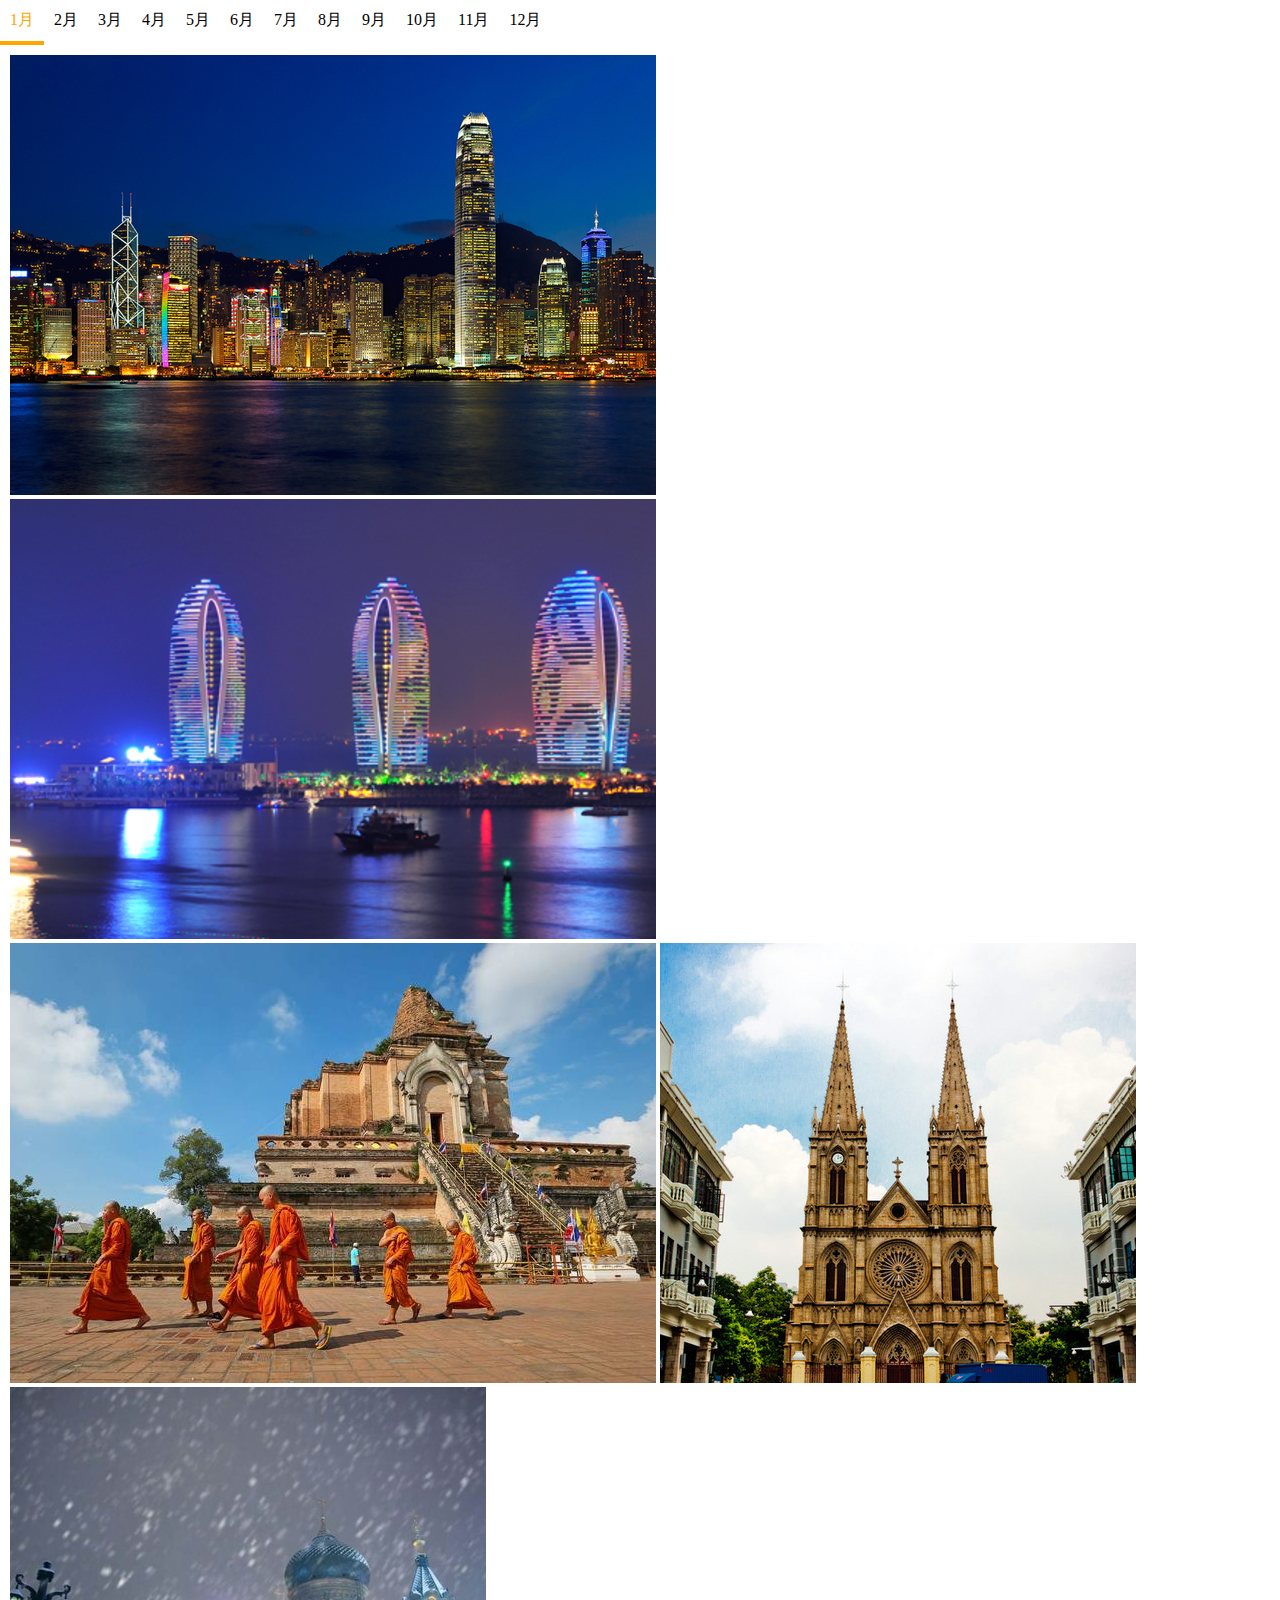
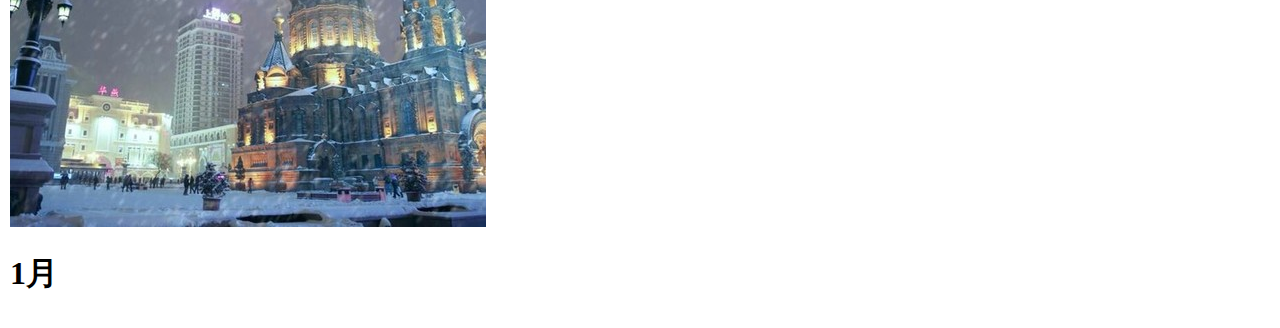
<file: destination.html>
<!DOCTYPE html>
<html lang="en">
<head>
  <meta charset="UTF-8">
  <title>目的地</title>
  <link rel="stylesheet" href="style.css">
</head>
<body>

<div class="wrapper">
  <div class="r-navbar">
    <ul>
      <li>1月</li>
      <li>2月</li>
      <li>3月</li>
      <li>4月</li>
      <li>5月</li>
      <li>6月</li>
      <li>7月</li>
      <li>8月</li>
      <li>9月</li>
      <li>10月</li>
      <li>11月</li>
      <li>12月</li>
    </ul>
  </div>
  <div class="r-contents">
    <ul>
      <li class="active">

        <img src="image/destination-1-1.jpg" >
        <img src="image/destination-1-2.jpg" >
        <img src="image/destination-1-3.jpeg" >
        <img src="image/destination-1-4.jpeg" >
        <img src="image/destination-1-5.jpeg" >

          <h1>1月</h1>

      </li>
      <li>
        <img src="image/destination-2-1.png" >
        <img src="image/destination-2-2.jpeg" >
        <img src="image/destination-2-3.jpeg" >
        <img src="image/destination-2-4.jpeg" >
        <img src="image/destination-2-5.jpeg" >
        <h1>2月</h1>
      </li>
      <li>
        <img src="image/destination-3-1.jpeg" >
        <img src="image/destination-3-2.jpeg" >
        <img src="image/destination-3-3.jpeg" >
        <img src="image/destination-3-4.jpeg" >
        <img src="image/destination-3-5.jpeg" >
        <h1>3月</h1>
      </li>
      <li>
        <h1>4月</h1>
      </li>
      <li>
        <h1>5月</h1>
      </li>
      <li>
        <h1>6月</h1>
      </li>
      <li>
        <h1>7月</h1>
      </li>
      <li>
        <h1>8月</h1>
      </li>
      <li>
        <h1>9月</h1>
      </li>
      <li>
        <h1>10月</h1>
      </li>
      <li>
        <h1>11月</h1>
      </li>
      <li>
        <h1>12月</h1>
      </li>
    </ul>
  </div>
</div>

<script>
  var a = document.querySelectorAll('.r-navbar li')
  var b = document.querySelectorAll('.r-contents li')

  //  for (var i = 0; i < a.length; i++) {
  //    (function (x) {
  //      var listener = function () {
  //        console.log(x)
  //        // 1.先隐藏其他已经显示的内容
  //        for(var j = 0; j < b.length; j++){
  //        if(x !== j ){
  //        b[j].style.display="none"
  //        }
  //      }
  //        // 2.显示当前的内容
  //         b[x].style.display="block"
  //
  //      }
  //      a[x].addEventListener('click', listener)
  //    })(i)
  //
  //  }
  //  清除全部的class
  //  显示点击的class


  function remove() {
    for (var i = 0; i < b.length; i++) {
      b[i].classList.remove('active')
//    js 删除类
      console.log(i)
    }

  }

  for (var i = 0; i < b.length; i++) {
    let c = i

    a[i].addEventListener('mouseenter', function () {
  remove()
  b[c].classList.add('active')

  })

  }


</script>


<!-- 对于兼容式的使用 对于切换时效果加深-->
</body>
</html>
</file>
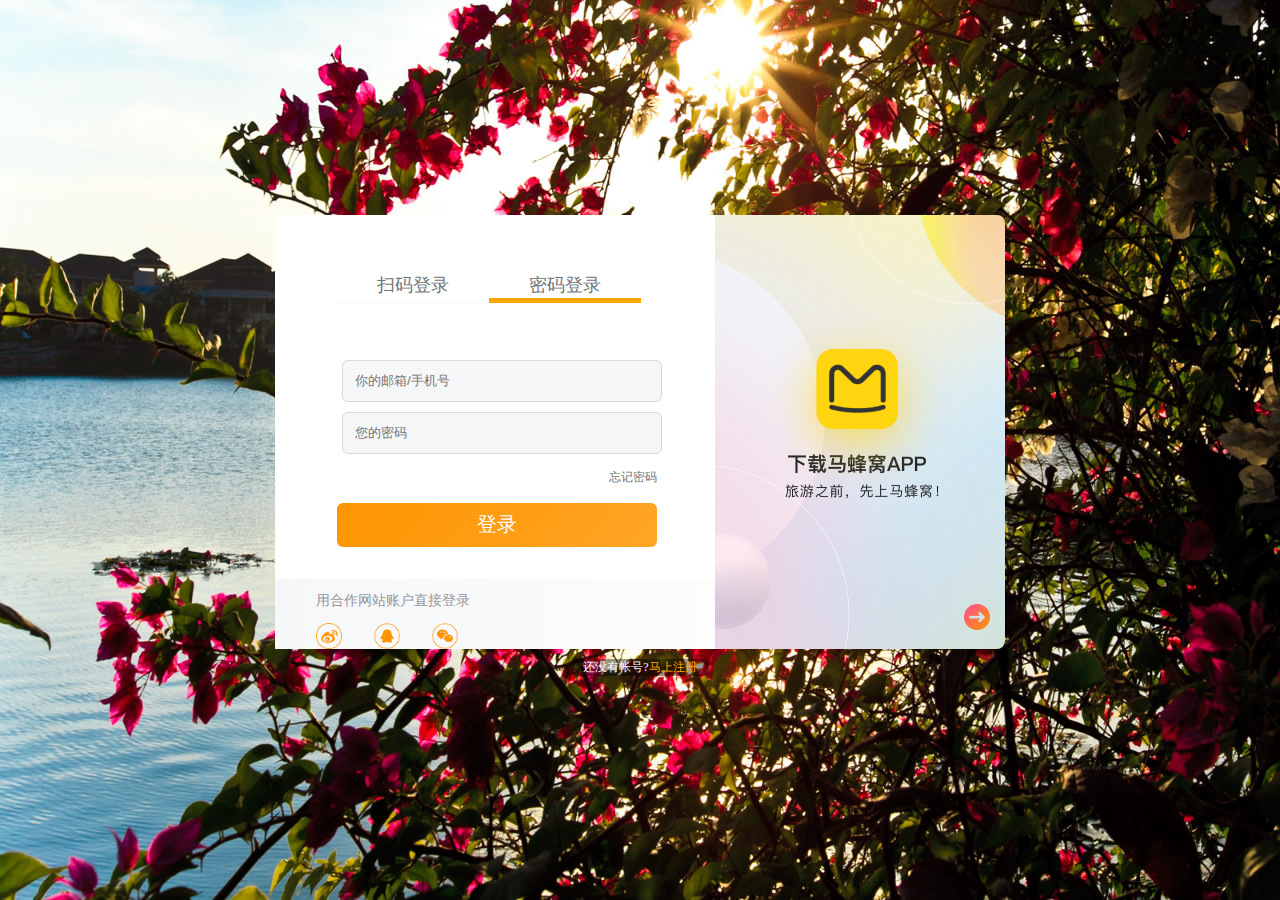
<file: login.html>
<!DOCTYPE html>
<html lang="en">
<head>
  <meta charset="UTF-8">
  <title>login</title>
  <link rel="stylesheet" href="style.css">
</head>
<body>
<div class="wrapper-v2">
  <div class="cotainer-v2">

    <div class="login-box">

      <div class="acount-v2-left">
        <div class="account_v2_tabs">
          <p class="account_v2_tab _j_account_tab">扫码登录</p>
          <p class="account_v2_tab _j_account_tab title-active">密码登录</p>
        </div>

        <div class="account_v2_form">
          <div class="qrcode_wrap v2_form-slipt">
            <p class="qrcode_tip">打开<a class="qrcode_tip_high" href="#"
                                       target="_blank">马蜂窝APP</a>-V9.3.38及以上版本扫描二维码，<br>免输入，更快更安全。</p>
            <div class="qrcode_photo">
              <div class="qrcode_photo_img"></div>
            </div>
          </div>
          <div class="account_v2_input v2_form-slipt input-active">
            <input class="account_v2_input-1" type="tel" placeholder="你的邮箱/手机号">
            <input class="account_v2_input-2" type="password" placeholder="您的密码">
            <div class="v2_input-tag">忘记密码</div>
            <div class="v2_input-in">登录</div>
          </div>
        </div>


        <div class="connect">
          <p class="hd">用合作网站账户直接登录</p>
          <div class="bd">
            <a href="#" class="weibo"></a>
            <a href="#" class="qq"></a>
            <a href="#" class="weixin"></a>
          </div>
        </div>

      </div>
      <div class="acount-v2-right"></div>
    </div>
    <div class="bottom-link">
      还没有帐号?<a href="#" class="_j_go_register">马上注册</a>
    </div>

  </div>

  <!--<div class="photoby">&lt;&nbsp;<a href="#" target="_blank">帶上婚紗，夏日環遊南歐「德/..</a>-->
  <!--&nbsp;&gt;&nbsp;by&nbsp;-->
  <!--<a href="#" target="_blank">WESAINT</a>-->
  <!--</div>-->

</div>

<script>
  var a = document.querySelectorAll('.account_v2_tabs p')
  var b = document.getElementsByClassName('v2_form-slipt')

  function remove() {
    for (var i = 0; i < b.length; i++) {
      b[i].classList.remove('input-active')
      a[i].classList.remove('title-active')
//    js 删除类
      console.log(i)
    }

  }

  for (var i = 0; i < b.length; i++) {
    let c = i

    a[i].addEventListener('click', function () {
      remove()
      b[c].classList.add('input-active')
      a[c].classList.add('title-active')

    })

  }

</script>
<script>

  var login = document.querySelector('.v2_input-in')
  login.addEventListener('click', function () {


//     获取到name 和密码
    var name = document.querySelector('.account_v2_input-1').value
    var pwd = document.querySelector('.account_v2_input-2').value

    login_in(name,pwd, function (x, y) {
      if (x){
        window.alert('登录成功！')
        window.location.href = 'index.html'
      } else{
        window.alert(y)
      }

    })


  })

</script>

<script>


  // 判断账号密码
  function login_in(name, pwd, cb){
    var xmlhttp = new XMLHttpRequest()

//
    xmlhttp.onreadystatechange = function () {
      if (xmlhttp.readyState == 4) {
        if (xmlhttp.status == 200) { // 常见的status:200/ 404:/304:从浏览器缓存中获得数据/302：临时转移/301：永久（定向）转移
          // （ ）/500：未知服务器错误/502 作为网关或者代理工作的服务器尝试执行请求时，从上游服务器接收到无效的响应。
          // 504：作为网关或者代理工作的服务器尝试执行请求时，未能及时从上游服务器（URI标识出的服务器，例如HTTP、FTP、LDAP）
          // 或者辅助服务器（例如DNS）收到响应。　  以3为开头的一般也是成功；以5

          cb(true)

//          window.alert('登录成功！')
//          window.location.href = 'index.html'
//          document.getElementById('myDiv').innerHTML = xmlhttp.responseText
        } else {

//          默认返回 对象字符串 ，通过JSON.parse转换成 对象 /反之则用stringfy（）
          var responseObj = JSON.parse(xmlhttp.responseText)
//          window.alert(responseObj.msg)
          console.log(JSON.parse(xmlhttp.responseText), xmlhttp)
          cb(false, responseObj.msg)
        }
      }
    }
//    第二步，与服务器建立链接
    xmlhttp.open('POST', 'https://uc.test.zhuzi.me/api/v1/manager/login', true)


//    （非必须）修改请求头的内容格式
    xmlhttp.setRequestHeader('Content-type', 'application/json')

    var data = {
      name: name,
      pwd: pwd
    }
//    第三步 发送数据
    xmlhttp.send(JSON.stringify(data))
  }

</script>


</body>
</html>
</file>
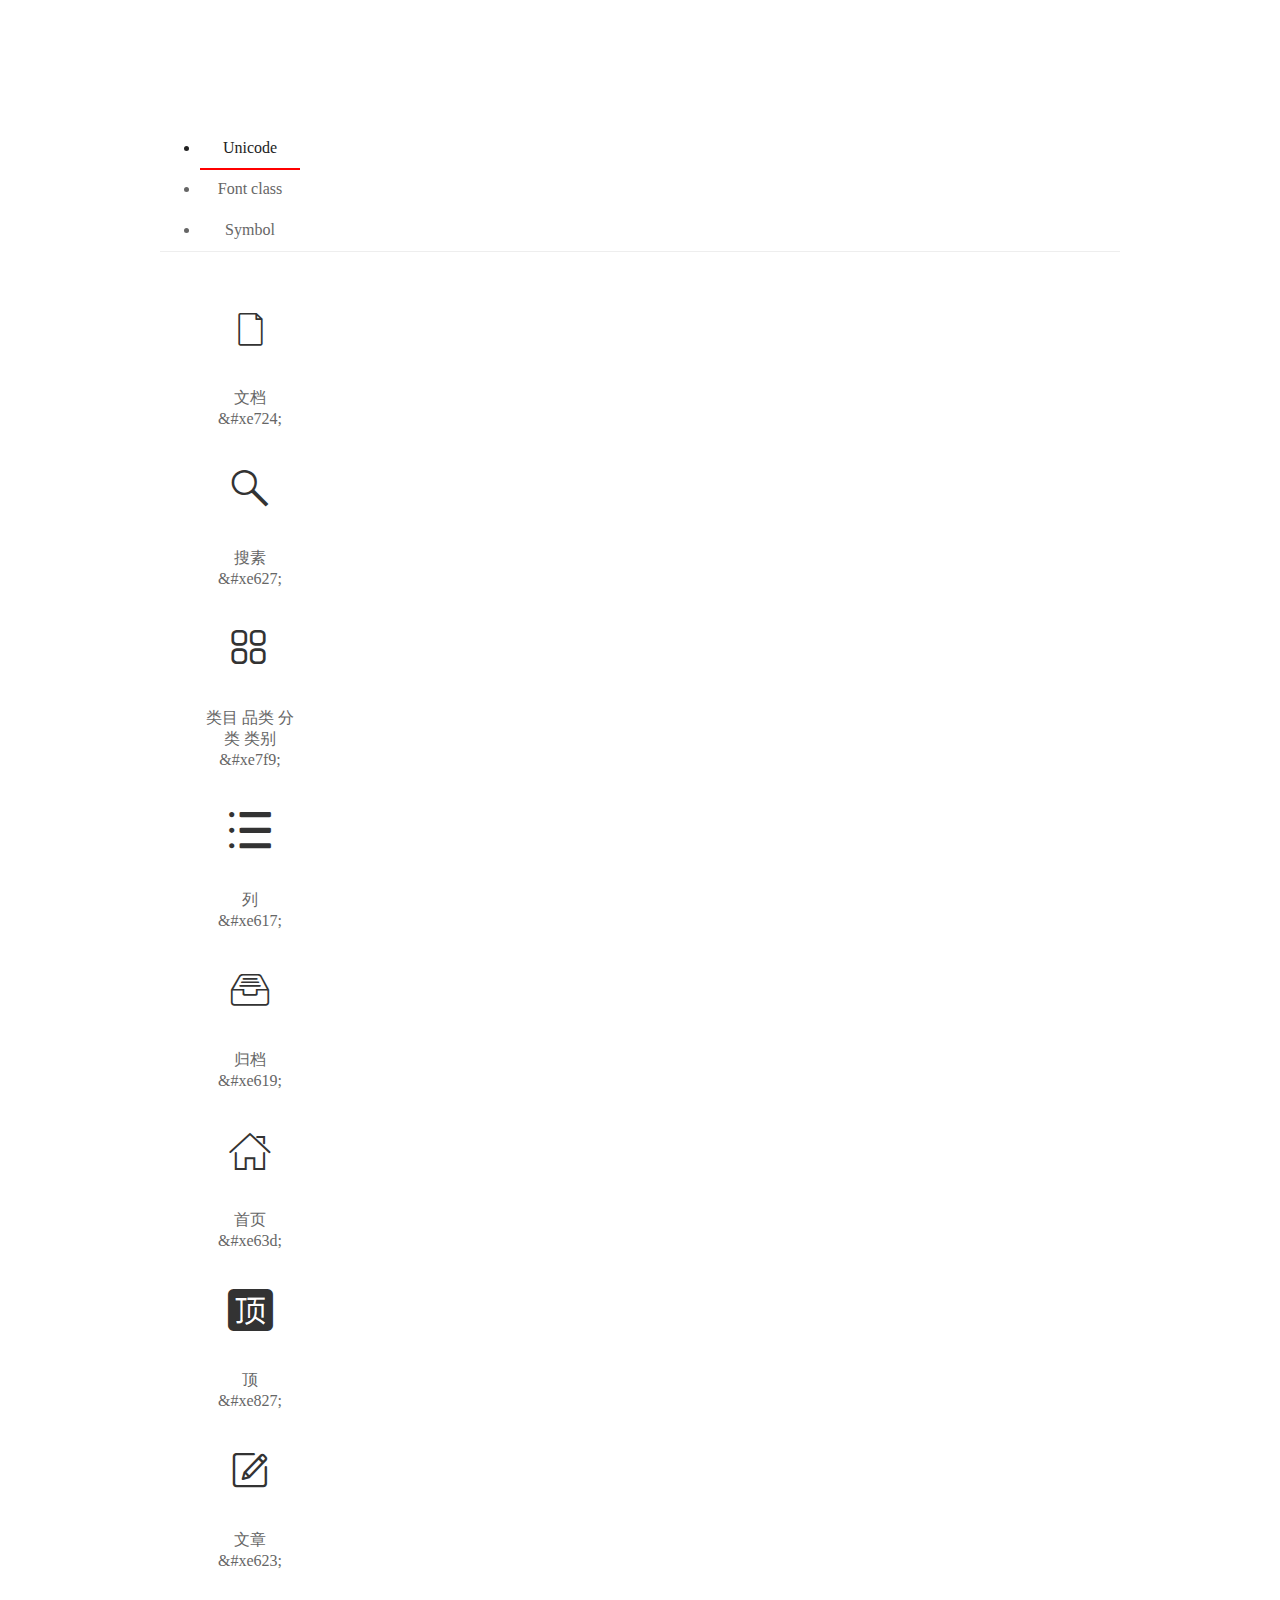
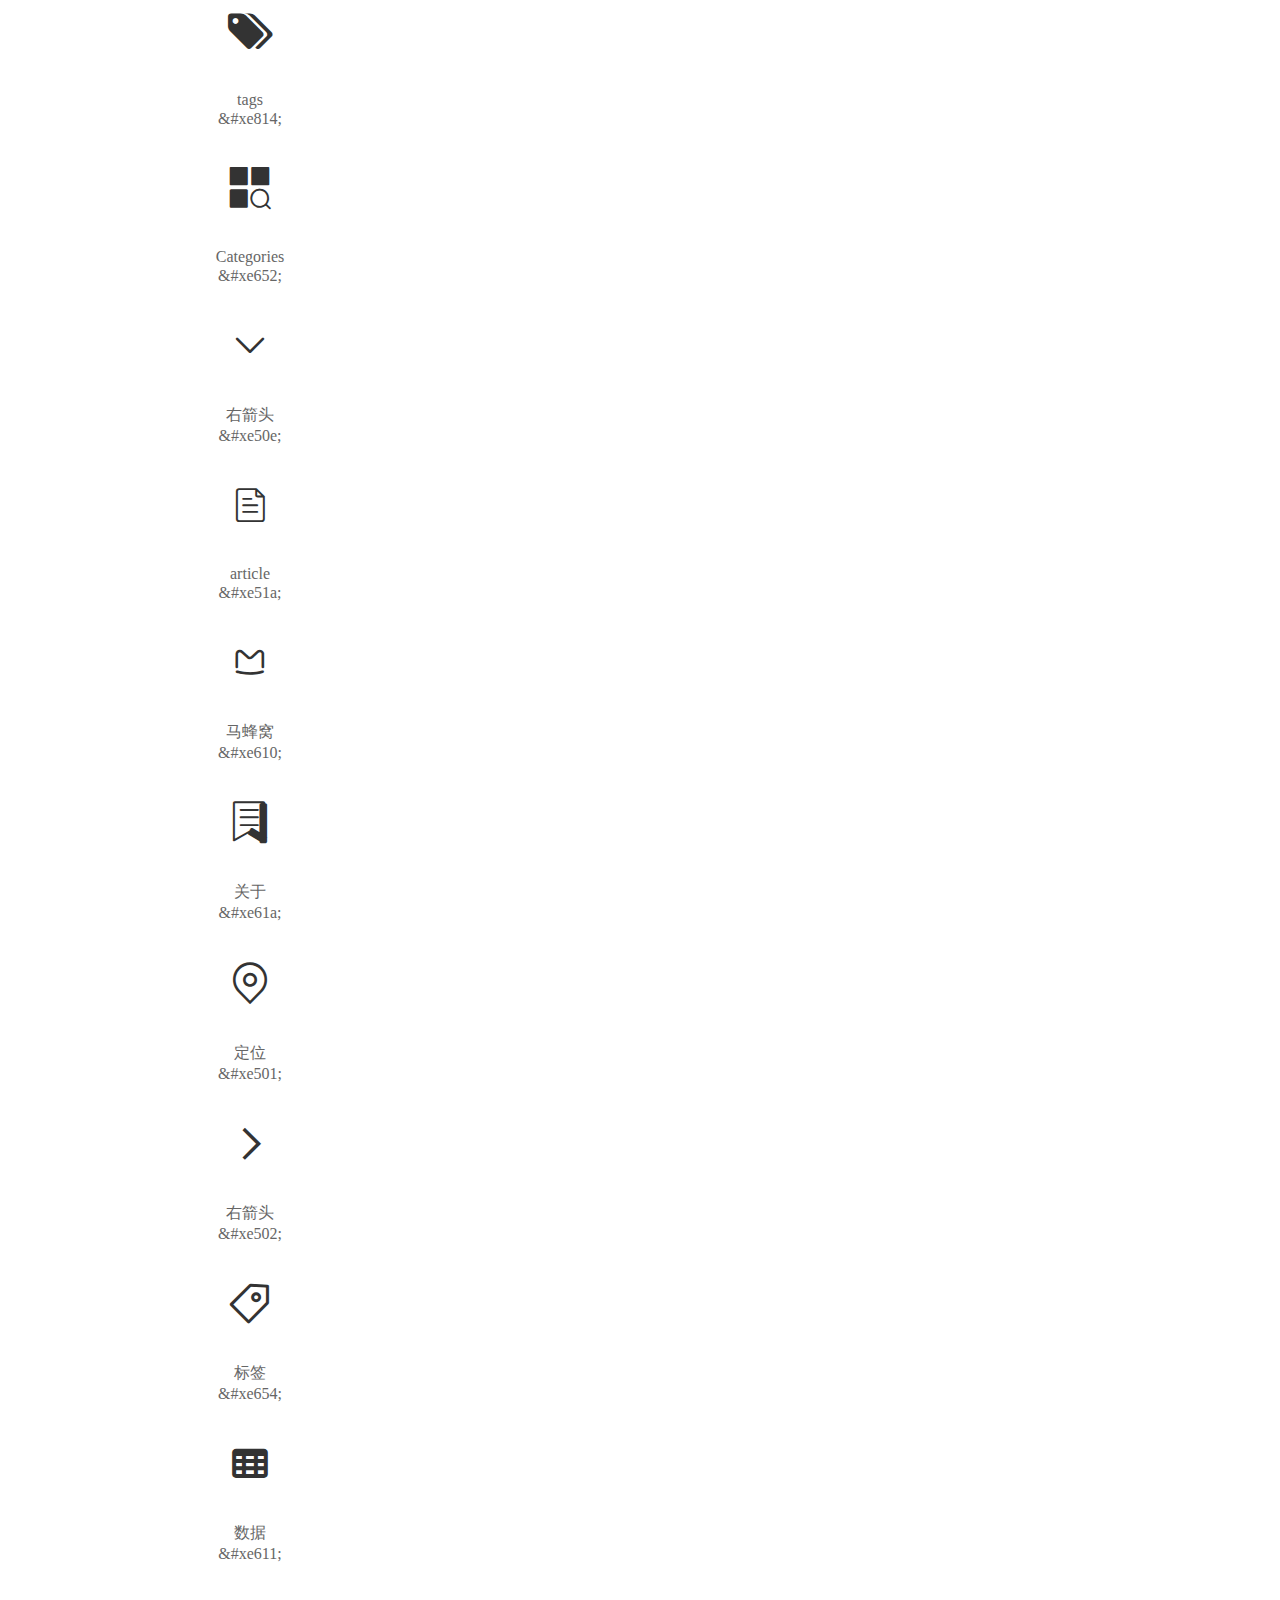
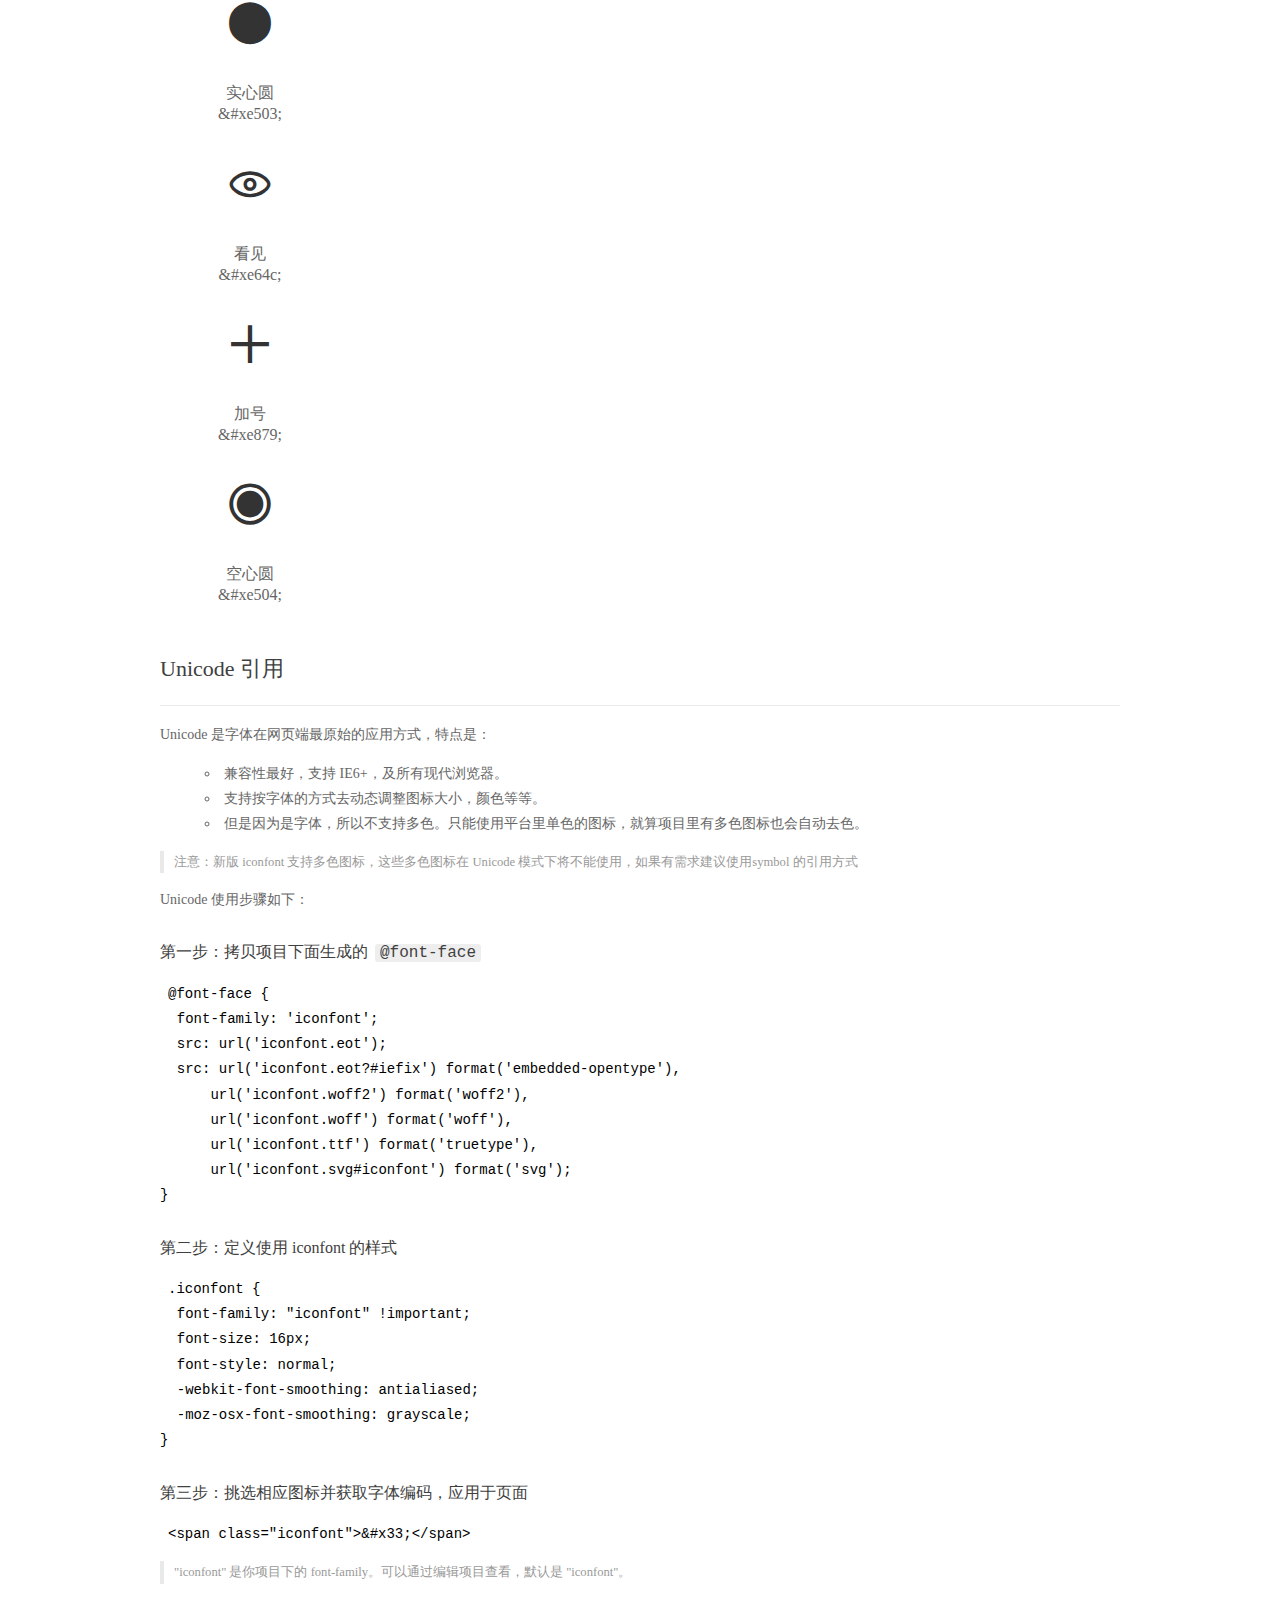
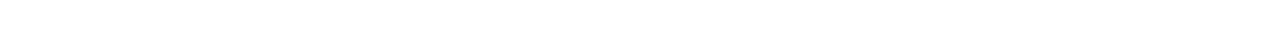
<file: font_2he0t22h1tl/demo_index.html>
<!DOCTYPE html>
<html>
<head>
  <meta charset="utf-8"/>
  <title>IconFont Demo</title>
  <link rel="shortcut icon" href="https://img.alicdn.com/tps/i4/TB1_oz6GVXXXXaFXpXXJDFnIXXX-64-64.ico" type="image/x-icon"/>
  <link rel="stylesheet" href="https://g.alicdn.com/thx/cube/1.3.2/cube.min.css">
  <link rel="stylesheet" href="demo.css">
  <link rel="stylesheet" href="iconfont.css">
  <script src="iconfont.js"></script>
  <!-- jQuery -->
  <script src="https://a1.alicdn.com/oss/uploads/2018/12/26/7bfddb60-08e8-11e9-9b04-53e73bb6408b.js"></script>
  <!-- 代码高亮 -->
  <script src="https://a1.alicdn.com/oss/uploads/2018/12/26/a3f714d0-08e6-11e9-8a15-ebf944d7534c.js"></script>
</head>
<body>
  <div class="main">
    <h1 class="logo"><a href="https://www.iconfont.cn/" title="iconfont 首页" target="_blank">&#xe86b;</a></h1>
    <div class="nav-tabs">
      <ul id="tabs" class="dib-box">
        <li class="dib active"><span>Unicode</span></li>
        <li class="dib"><span>Font class</span></li>
        <li class="dib"><span>Symbol</span></li>
      </ul>
      
    </div>
    <div class="tab-container">
      <div class="content unicode" style="display: block;">
          <ul class="icon_lists dib-box">
          
            <li class="dib">
              <span class="icon iconfont">&#xe724;</span>
                <div class="name">文档</div>
                <div class="code-name">&amp;#xe724;</div>
              </li>
          
            <li class="dib">
              <span class="icon iconfont">&#xe627;</span>
                <div class="name">搜素</div>
                <div class="code-name">&amp;#xe627;</div>
              </li>
          
            <li class="dib">
              <span class="icon iconfont">&#xe7f9;</span>
                <div class="name">类目 品类 分类 类别</div>
                <div class="code-name">&amp;#xe7f9;</div>
              </li>
          
            <li class="dib">
              <span class="icon iconfont">&#xe617;</span>
                <div class="name">列</div>
                <div class="code-name">&amp;#xe617;</div>
              </li>
          
            <li class="dib">
              <span class="icon iconfont">&#xe619;</span>
                <div class="name">归档</div>
                <div class="code-name">&amp;#xe619;</div>
              </li>
          
            <li class="dib">
              <span class="icon iconfont">&#xe63d;</span>
                <div class="name">首页</div>
                <div class="code-name">&amp;#xe63d;</div>
              </li>
          
            <li class="dib">
              <span class="icon iconfont">&#xe827;</span>
                <div class="name">顶</div>
                <div class="code-name">&amp;#xe827;</div>
              </li>
          
            <li class="dib">
              <span class="icon iconfont">&#xe623;</span>
                <div class="name">文章</div>
                <div class="code-name">&amp;#xe623;</div>
              </li>
          
            <li class="dib">
              <span class="icon iconfont">&#xe814;</span>
                <div class="name">tags</div>
                <div class="code-name">&amp;#xe814;</div>
              </li>
          
            <li class="dib">
              <span class="icon iconfont">&#xe652;</span>
                <div class="name">Categories</div>
                <div class="code-name">&amp;#xe652;</div>
              </li>
          
            <li class="dib">
              <span class="icon iconfont">&#xe50e;</span>
                <div class="name">右箭头</div>
                <div class="code-name">&amp;#xe50e;</div>
              </li>
          
            <li class="dib">
              <span class="icon iconfont">&#xe51a;</span>
                <div class="name">article</div>
                <div class="code-name">&amp;#xe51a;</div>
              </li>
          
            <li class="dib">
              <span class="icon iconfont">&#xe610;</span>
                <div class="name">马蜂窝</div>
                <div class="code-name">&amp;#xe610;</div>
              </li>
          
            <li class="dib">
              <span class="icon iconfont">&#xe61a;</span>
                <div class="name">关于</div>
                <div class="code-name">&amp;#xe61a;</div>
              </li>
          
            <li class="dib">
              <span class="icon iconfont">&#xe501;</span>
                <div class="name">定位</div>
                <div class="code-name">&amp;#xe501;</div>
              </li>
          
            <li class="dib">
              <span class="icon iconfont">&#xe502;</span>
                <div class="name">右箭头</div>
                <div class="code-name">&amp;#xe502;</div>
              </li>
          
            <li class="dib">
              <span class="icon iconfont">&#xe654;</span>
                <div class="name">标签</div>
                <div class="code-name">&amp;#xe654;</div>
              </li>
          
            <li class="dib">
              <span class="icon iconfont">&#xe611;</span>
                <div class="name">数据</div>
                <div class="code-name">&amp;#xe611;</div>
              </li>
          
            <li class="dib">
              <span class="icon iconfont">&#xe503;</span>
                <div class="name">实心圆</div>
                <div class="code-name">&amp;#xe503;</div>
              </li>
          
            <li class="dib">
              <span class="icon iconfont">&#xe64c;</span>
                <div class="name">看见</div>
                <div class="code-name">&amp;#xe64c;</div>
              </li>
          
            <li class="dib">
              <span class="icon iconfont">&#xe879;</span>
                <div class="name">加号</div>
                <div class="code-name">&amp;#xe879;</div>
              </li>
          
            <li class="dib">
              <span class="icon iconfont">&#xe504;</span>
                <div class="name">空心圆</div>
                <div class="code-name">&amp;#xe504;</div>
              </li>
          
          </ul>
          <div class="article markdown">
          <h2 id="unicode-">Unicode 引用</h2>
          <hr>

          <p>Unicode 是字体在网页端最原始的应用方式，特点是：</p>
          <ul>
            <li>兼容性最好，支持 IE6+，及所有现代浏览器。</li>
            <li>支持按字体的方式去动态调整图标大小，颜色等等。</li>
            <li>但是因为是字体，所以不支持多色。只能使用平台里单色的图标，就算项目里有多色图标也会自动去色。</li>
          </ul>
          <blockquote>
            <p>注意：新版 iconfont 支持多色图标，这些多色图标在 Unicode 模式下将不能使用，如果有需求建议使用symbol 的引用方式</p>
          </blockquote>
          <p>Unicode 使用步骤如下：</p>
          <h3 id="-font-face">第一步：拷贝项目下面生成的 <code>@font-face</code></h3>
<pre><code class="language-css"
>@font-face {
  font-family: 'iconfont';
  src: url('iconfont.eot');
  src: url('iconfont.eot?#iefix') format('embedded-opentype'),
      url('iconfont.woff2') format('woff2'),
      url('iconfont.woff') format('woff'),
      url('iconfont.ttf') format('truetype'),
      url('iconfont.svg#iconfont') format('svg');
}
</code></pre>
          <h3 id="-iconfont-">第二步：定义使用 iconfont 的样式</h3>
<pre><code class="language-css"
>.iconfont {
  font-family: "iconfont" !important;
  font-size: 16px;
  font-style: normal;
  -webkit-font-smoothing: antialiased;
  -moz-osx-font-smoothing: grayscale;
}
</code></pre>
          <h3 id="-">第三步：挑选相应图标并获取字体编码，应用于页面</h3>
<pre>
<code class="language-html"
>&lt;span class="iconfont"&gt;&amp;#x33;&lt;/span&gt;
</code></pre>
          <blockquote>
            <p>"iconfont" 是你项目下的 font-family。可以通过编辑项目查看，默认是 "iconfont"。</p>
          </blockquote>
          </div>
      </div>
      <div class="content font-class">
        <ul class="icon_lists dib-box">
          
          <li class="dib">
            <span class="icon iconfont icon-wendangdocument79"></span>
            <div class="name">
              文档
            </div>
            <div class="code-name">.icon-wendangdocument79
            </div>
          </li>
          
          <li class="dib">
            <span class="icon iconfont icon-sousu"></span>
            <div class="name">
              搜素
            </div>
            <div class="code-name">.icon-sousu
            </div>
          </li>
          
          <li class="dib">
            <span class="icon iconfont icon-leimupinleifenleileibie"></span>
            <div class="name">
              类目 品类 分类 类别
            </div>
            <div class="code-name">.icon-leimupinleifenleileibie
            </div>
          </li>
          
          <li class="dib">
            <span class="icon iconfont icon-lie"></span>
            <div class="name">
              列
            </div>
            <div class="code-name">.icon-lie
            </div>
          </li>
          
          <li class="dib">
            <span class="icon iconfont icon-guidang"></span>
            <div class="name">
              归档
            </div>
            <div class="code-name">.icon-guidang
            </div>
          </li>
          
          <li class="dib">
            <span class="icon iconfont icon-shouye"></span>
            <div class="name">
              首页
            </div>
            <div class="code-name">.icon-shouye
            </div>
          </li>
          
          <li class="dib">
            <span class="icon iconfont icon-ding"></span>
            <div class="name">
              顶
            </div>
            <div class="code-name">.icon-ding
            </div>
          </li>
          
          <li class="dib">
            <span class="icon iconfont icon-wenzhang"></span>
            <div class="name">
              文章
            </div>
            <div class="code-name">.icon-wenzhang
            </div>
          </li>
          
          <li class="dib">
            <span class="icon iconfont icon-tags"></span>
            <div class="name">
              tags
            </div>
            <div class="code-name">.icon-tags
            </div>
          </li>
          
          <li class="dib">
            <span class="icon iconfont icon-Categories"></span>
            <div class="name">
              Categories
            </div>
            <div class="code-name">.icon-Categories
            </div>
          </li>
          
          <li class="dib">
            <span class="icon iconfont icon-more"></span>
            <div class="name">
              右箭头
            </div>
            <div class="code-name">.icon-more
            </div>
          </li>
          
          <li class="dib">
            <span class="icon iconfont icon-article"></span>
            <div class="name">
              article
            </div>
            <div class="code-name">.icon-article
            </div>
          </li>
          
          <li class="dib">
            <span class="icon iconfont icon-mafengwo"></span>
            <div class="name">
              马蜂窝
            </div>
            <div class="code-name">.icon-mafengwo
            </div>
          </li>
          
          <li class="dib">
            <span class="icon iconfont icon-guanyu"></span>
            <div class="name">
              关于
            </div>
            <div class="code-name">.icon-guanyu
            </div>
          </li>
          
          <li class="dib">
            <span class="icon iconfont icon-location"></span>
            <div class="name">
              定位
            </div>
            <div class="code-name">.icon-location
            </div>
          </li>
          
          <li class="dib">
            <span class="icon iconfont icon-arrow-backimg"></span>
            <div class="name">
              右箭头
            </div>
            <div class="code-name">.icon-arrow-backimg
            </div>
          </li>
          
          <li class="dib">
            <span class="icon iconfont icon-biaoqian"></span>
            <div class="name">
              标签
            </div>
            <div class="code-name">.icon-biaoqian
            </div>
          </li>
          
          <li class="dib">
            <span class="icon iconfont icon-shuju"></span>
            <div class="name">
              数据
            </div>
            <div class="code-name">.icon-shuju
            </div>
          </li>
          
          <li class="dib">
            <span class="icon iconfont icon-Oval2-copy-copy"></span>
            <div class="name">
              实心圆
            </div>
            <div class="code-name">.icon-Oval2-copy-copy
            </div>
          </li>
          
          <li class="dib">
            <span class="icon iconfont icon-kanjian"></span>
            <div class="name">
              看见
            </div>
            <div class="code-name">.icon-kanjian
            </div>
          </li>
          
          <li class="dib">
            <span class="icon iconfont icon-jiahao"></span>
            <div class="name">
              加号
            </div>
            <div class="code-name">.icon-jiahao
            </div>
          </li>
          
          <li class="dib">
            <span class="icon iconfont icon-kongxinyuan"></span>
            <div class="name">
              空心圆
            </div>
            <div class="code-name">.icon-kongxinyuan
            </div>
          </li>
          
        </ul>
        <div class="article markdown">
        <h2 id="font-class-">font-class 引用</h2>
        <hr>

        <p>font-class 是 Unicode 使用方式的一种变种，主要是解决 Unicode 书写不直观，语意不明确的问题。</p>
        <p>与 Unicode 使用方式相比，具有如下特点：</p>
        <ul>
          <li>兼容性良好，支持 IE8+，及所有现代浏览器。</li>
          <li>相比于 Unicode 语意明确，书写更直观。可以很容易分辨这个 icon 是什么。</li>
          <li>因为使用 class 来定义图标，所以当要替换图标时，只需要修改 class 里面的 Unicode 引用。</li>
          <li>不过因为本质上还是使用的字体，所以多色图标还是不支持的。</li>
        </ul>
        <p>使用步骤如下：</p>
        <h3 id="-fontclass-">第一步：引入项目下面生成的 fontclass 代码：</h3>
<pre><code class="language-html">&lt;link rel="stylesheet" href="./iconfont.css"&gt;
</code></pre>
        <h3 id="-">第二步：挑选相应图标并获取类名，应用于页面：</h3>
<pre><code class="language-html">&lt;span class="iconfont icon-xxx"&gt;&lt;/span&gt;
</code></pre>
        <blockquote>
          <p>"
            iconfont" 是你项目下的 font-family。可以通过编辑项目查看，默认是 "iconfont"。</p>
        </blockquote>
      </div>
      </div>
      <div class="content symbol">
          <ul class="icon_lists dib-box">
          
            <li class="dib">
                <svg class="icon svg-icon" aria-hidden="true">
                  <use xlink:href="#icon-wendangdocument79"></use>
                </svg>
                <div class="name">文档</div>
                <div class="code-name">#icon-wendangdocument79</div>
            </li>
          
            <li class="dib">
                <svg class="icon svg-icon" aria-hidden="true">
                  <use xlink:href="#icon-sousu"></use>
                </svg>
                <div class="name">搜素</div>
                <div class="code-name">#icon-sousu</div>
            </li>
          
            <li class="dib">
                <svg class="icon svg-icon" aria-hidden="true">
                  <use xlink:href="#icon-leimupinleifenleileibie"></use>
                </svg>
                <div class="name">类目 品类 分类 类别</div>
                <div class="code-name">#icon-leimupinleifenleileibie</div>
            </li>
          
            <li class="dib">
                <svg class="icon svg-icon" aria-hidden="true">
                  <use xlink:href="#icon-lie"></use>
                </svg>
                <div class="name">列</div>
                <div class="code-name">#icon-lie</div>
            </li>
          
            <li class="dib">
                <svg class="icon svg-icon" aria-hidden="true">
                  <use xlink:href="#icon-guidang"></use>
                </svg>
                <div class="name">归档</div>
                <div class="code-name">#icon-guidang</div>
            </li>
          
            <li class="dib">
                <svg class="icon svg-icon" aria-hidden="true">
                  <use xlink:href="#icon-shouye"></use>
                </svg>
                <div class="name">首页</div>
                <div class="code-name">#icon-shouye</div>
            </li>
          
            <li class="dib">
                <svg class="icon svg-icon" aria-hidden="true">
                  <use xlink:href="#icon-ding"></use>
                </svg>
                <div class="name">顶</div>
                <div class="code-name">#icon-ding</div>
            </li>
          
            <li class="dib">
                <svg class="icon svg-icon" aria-hidden="true">
                  <use xlink:href="#icon-wenzhang"></use>
                </svg>
                <div class="name">文章</div>
                <div class="code-name">#icon-wenzhang</div>
            </li>
          
            <li class="dib">
                <svg class="icon svg-icon" aria-hidden="true">
                  <use xlink:href="#icon-tags"></use>
                </svg>
                <div class="name">tags</div>
                <div class="code-name">#icon-tags</div>
            </li>
          
            <li class="dib">
                <svg class="icon svg-icon" aria-hidden="true">
                  <use xlink:href="#icon-Categories"></use>
                </svg>
                <div class="name">Categories</div>
                <div class="code-name">#icon-Categories</div>
            </li>
          
            <li class="dib">
                <svg class="icon svg-icon" aria-hidden="true">
                  <use xlink:href="#icon-more"></use>
                </svg>
                <div class="name">右箭头</div>
                <div class="code-name">#icon-more</div>
            </li>
          
            <li class="dib">
                <svg class="icon svg-icon" aria-hidden="true">
                  <use xlink:href="#icon-article"></use>
                </svg>
                <div class="name">article</div>
                <div class="code-name">#icon-article</div>
            </li>
          
            <li class="dib">
                <svg class="icon svg-icon" aria-hidden="true">
                  <use xlink:href="#icon-mafengwo"></use>
                </svg>
                <div class="name">马蜂窝</div>
                <div class="code-name">#icon-mafengwo</div>
            </li>
          
            <li class="dib">
                <svg class="icon svg-icon" aria-hidden="true">
                  <use xlink:href="#icon-guanyu"></use>
                </svg>
                <div class="name">关于</div>
                <div class="code-name">#icon-guanyu</div>
            </li>
          
            <li class="dib">
                <svg class="icon svg-icon" aria-hidden="true">
                  <use xlink:href="#icon-location"></use>
                </svg>
                <div class="name">定位</div>
                <div class="code-name">#icon-location</div>
            </li>
          
            <li class="dib">
                <svg class="icon svg-icon" aria-hidden="true">
                  <use xlink:href="#icon-arrow-backimg"></use>
                </svg>
                <div class="name">右箭头</div>
                <div class="code-name">#icon-arrow-backimg</div>
            </li>
          
            <li class="dib">
                <svg class="icon svg-icon" aria-hidden="true">
                  <use xlink:href="#icon-biaoqian"></use>
                </svg>
                <div class="name">标签</div>
                <div class="code-name">#icon-biaoqian</div>
            </li>
          
            <li class="dib">
                <svg class="icon svg-icon" aria-hidden="true">
                  <use xlink:href="#icon-shuju"></use>
                </svg>
                <div class="name">数据</div>
                <div class="code-name">#icon-shuju</div>
            </li>
          
            <li class="dib">
                <svg class="icon svg-icon" aria-hidden="true">
                  <use xlink:href="#icon-Oval2-copy-copy"></use>
                </svg>
                <div class="name">实心圆</div>
                <div class="code-name">#icon-Oval2-copy-copy</div>
            </li>
          
            <li class="dib">
                <svg class="icon svg-icon" aria-hidden="true">
                  <use xlink:href="#icon-kanjian"></use>
                </svg>
                <div class="name">看见</div>
                <div class="code-name">#icon-kanjian</div>
            </li>
          
            <li class="dib">
                <svg class="icon svg-icon" aria-hidden="true">
                  <use xlink:href="#icon-jiahao"></use>
                </svg>
                <div class="name">加号</div>
                <div class="code-name">#icon-jiahao</div>
            </li>
          
            <li class="dib">
                <svg class="icon svg-icon" aria-hidden="true">
                  <use xlink:href="#icon-kongxinyuan"></use>
                </svg>
                <div class="name">空心圆</div>
                <div class="code-name">#icon-kongxinyuan</div>
            </li>
          
          </ul>
          <div class="article markdown">
          <h2 id="symbol-">Symbol 引用</h2>
          <hr>

          <p>这是一种全新的使用方式，应该说这才是未来的主流，也是平台目前推荐的用法。相关介绍可以参考这篇<a href="">文章</a>
            这种用法其实是做了一个 SVG 的集合，与另外两种相比具有如下特点：</p>
          <ul>
            <li>支持多色图标了，不再受单色限制。</li>
            <li>通过一些技巧，支持像字体那样，通过 <code>font-size</code>, <code>color</code> 来调整样式。</li>
            <li>兼容性较差，支持 IE9+，及现代浏览器。</li>
            <li>浏览器渲染 SVG 的性能一般，还不如 png。</li>
          </ul>
          <p>使用步骤如下：</p>
          <h3 id="-symbol-">第一步：引入项目下面生成的 symbol 代码：</h3>
<pre><code class="language-html">&lt;script src="./iconfont.js"&gt;&lt;/script&gt;
</code></pre>
          <h3 id="-css-">第二步：加入通用 CSS 代码（引入一次就行）：</h3>
<pre><code class="language-html">&lt;style&gt;
.icon {
  width: 1em;
  height: 1em;
  vertical-align: -0.15em;
  fill: currentColor;
  overflow: hidden;
}
&lt;/style&gt;
</code></pre>
          <h3 id="-">第三步：挑选相应图标并获取类名，应用于页面：</h3>
<pre><code class="language-html">&lt;svg class="icon" aria-hidden="true"&gt;
  &lt;use xlink:href="#icon-xxx"&gt;&lt;/use&gt;
&lt;/svg&gt;
</code></pre>
          </div>
      </div>

    </div>
  </div>
  <script>
  $(document).ready(function () {
      $('.tab-container .content:first').show()

      $('#tabs li').click(function (e) {
        var tabContent = $('.tab-container .content')
        var index = $(this).index()

        if ($(this).hasClass('active')) {
          return
        } else {
          $('#tabs li').removeClass('active')
          $(this).addClass('active')

          tabContent.hide().eq(index).fadeIn()
        }
      })
    })
  </script>
</body>
</html>
</file>
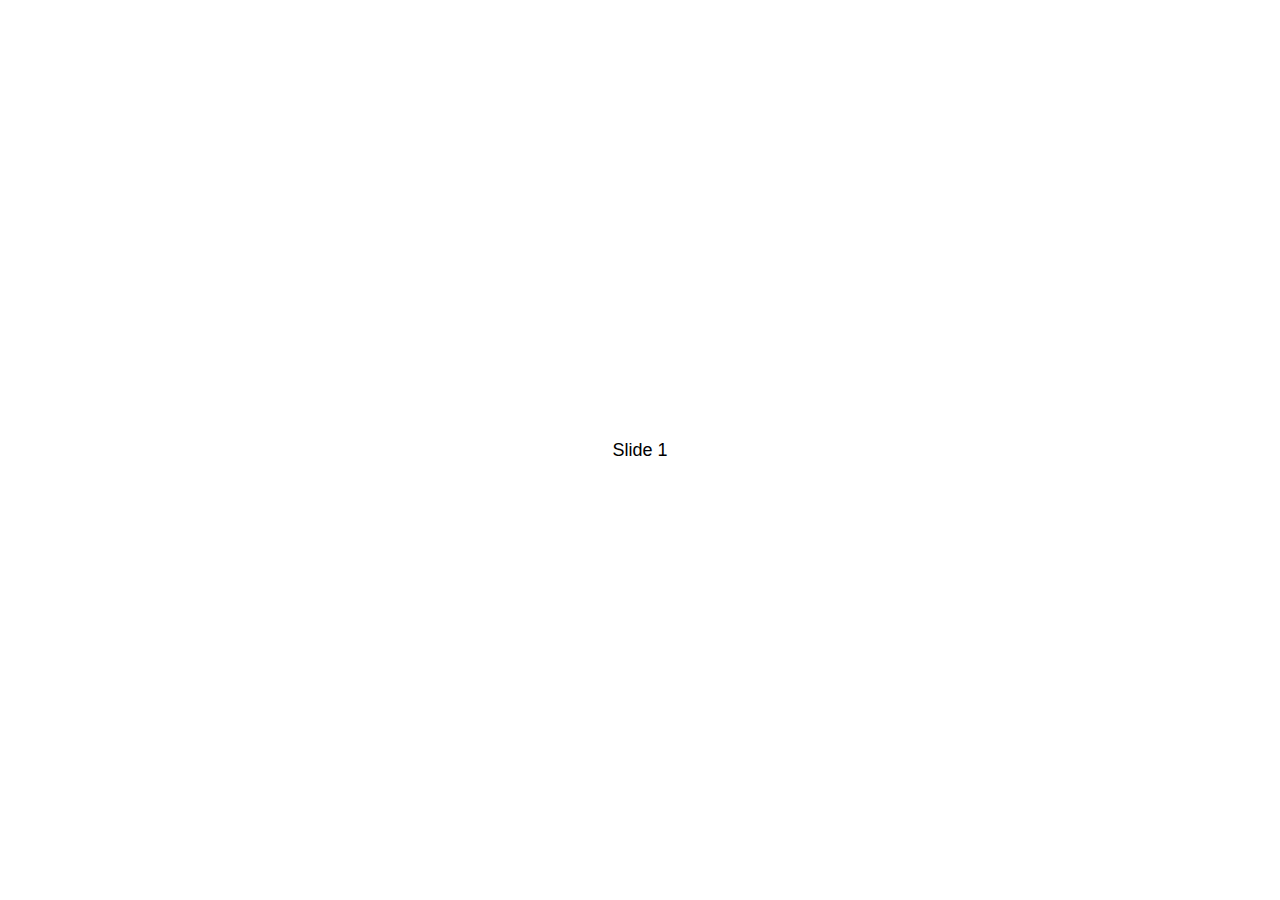
<file: swiper-5.4.5/demos/010-default.html>
<!DOCTYPE html>
<html lang="en">
<head>
  <meta charset="utf-8">
  <title>Swiper demo</title>
  <!-- Link Swiper's CSS -->
  <link rel="stylesheet" href="../package/css/swiper.min.css">

  <!-- Demo styles -->
  <style>
    html, body {
      position: relative;
      height: 100%;
    }
    body {
      background: #eee;
      font-family: Helvetica Neue, Helvetica, Arial, sans-serif;
      font-size: 14px;
      color:#000;
      margin: 0;
      padding: 0;
    }
    .swiper-container {
      width: 100%;
      height: 100%;
    }
    .swiper-slide {
      text-align: center;
      font-size: 18px;
      background: #fff;

      /* Center slide text vertically */
      display: -webkit-box;
      display: -ms-flexbox;
      display: -webkit-flex;
      display: flex;
      -webkit-box-pack: center;
      -ms-flex-pack: center;
      -webkit-justify-content: center;
      justify-content: center;
      -webkit-box-align: center;
      -ms-flex-align: center;
      -webkit-align-items: center;
      align-items: center;
    }
  </style>
</head>
<body>
  <!-- Swiper -->
  <div class="swiper-container">
    <div class="swiper-wrapper">
      <div class="swiper-slide">Slide 1</div>
      <div class="swiper-slide">Slide 2</div>
      <div class="swiper-slide">Slide 3</div>
      <div class="swiper-slide">Slide 4</div>
      <div class="swiper-slide">Slide 5</div>
      <div class="swiper-slide">Slide 6</div>
      <div class="swiper-slide">Slide 7</div>
      <div class="swiper-slide">Slide 8</div>
      <div class="swiper-slide">Slide 9</div>
      <div class="swiper-slide">Slide 10</div>
    </div>
  </div>

  <!-- Swiper JS -->
  <script src="../package/js/swiper.min.js"></script>

  <!-- Initialize Swiper -->
  <script>
    var swiper = new Swiper('.swiper-container');
  </script>
</body>
</html>
</file>
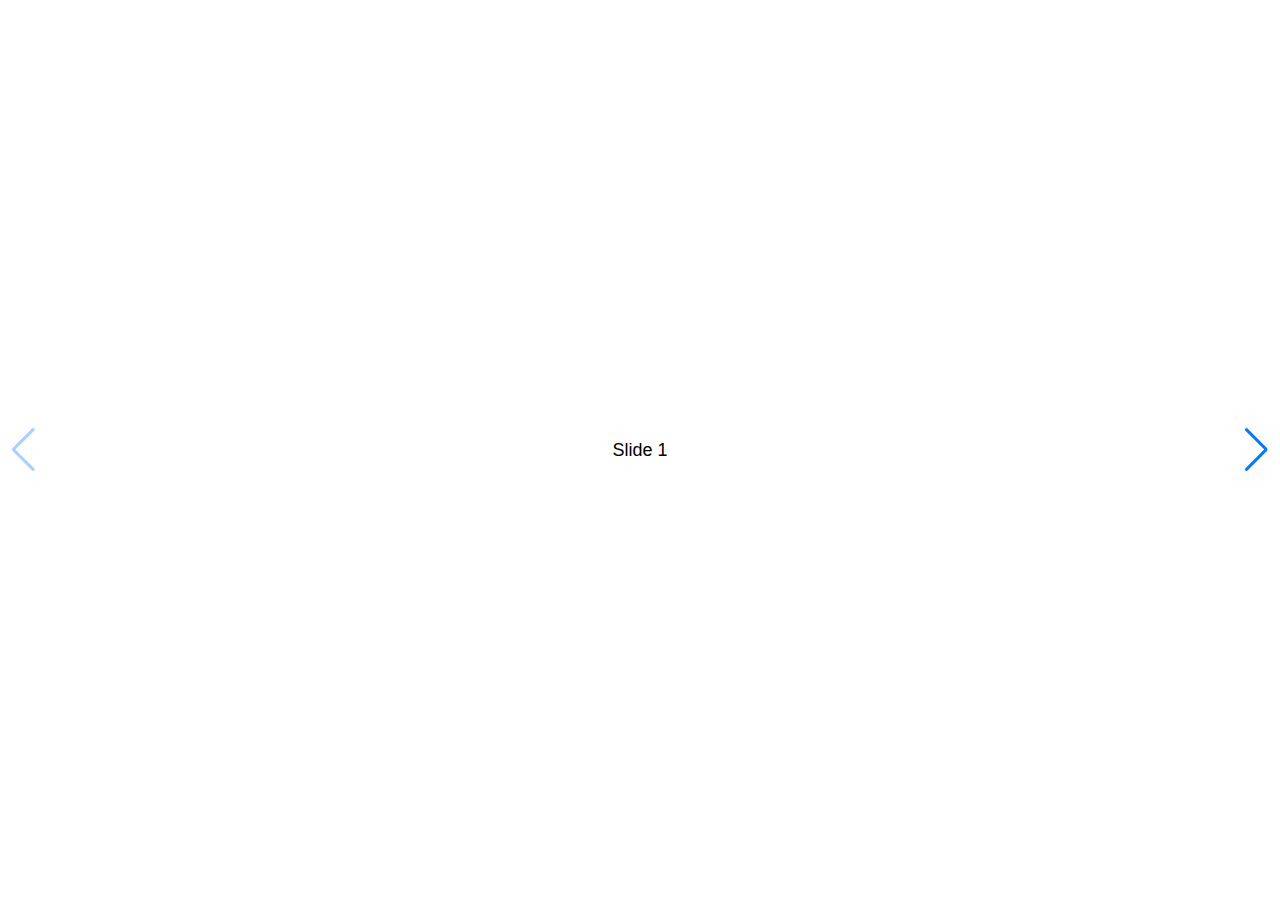
<file: swiper-5.4.5/demos/020-navigation.html>
<!DOCTYPE html>
<html lang="en">
<head>
  <meta charset="utf-8">
  <title>Swiper demo</title>
  <meta name="viewport" content="width=device-width, initial-scale=1, minimum-scale=1, maximum-scale=1">

  <!-- Link Swiper's CSS -->
  <link rel="stylesheet" href="../package/css/swiper.min.css">

  <!-- Demo styles -->
  <style>
    html, body {
      position: relative;
      height: 100%;
    }
    body {
      background: #eee;
      font-family: Helvetica Neue, Helvetica, Arial, sans-serif;
      font-size: 14px;
      color:#000;
      margin: 0;
      padding: 0;
    }
    .swiper-container {
      width: 100%;
      height: 100%;
    }
    .swiper-slide {
      text-align: center;
      font-size: 18px;
      background: #fff;

      /* Center slide text vertically */
      display: -webkit-box;
      display: -ms-flexbox;
      display: -webkit-flex;
      display: flex;
      -webkit-box-pack: center;
      -ms-flex-pack: center;
      -webkit-justify-content: center;
      justify-content: center;
      -webkit-box-align: center;
      -ms-flex-align: center;
      -webkit-align-items: center;
      align-items: center;
    }
  </style>
</head>
<body>
  <!-- Swiper -->
  <div class="swiper-container">
    <div class="swiper-wrapper">
      <div class="swiper-slide">Slide 1</div>
      <div class="swiper-slide">Slide 2</div>
      <div class="swiper-slide">Slide 3</div>
      <div class="swiper-slide">Slide 4</div>
      <div class="swiper-slide">Slide 5</div>
      <div class="swiper-slide">Slide 6</div>
      <div class="swiper-slide">Slide 7</div>
      <div class="swiper-slide">Slide 8</div>
      <div class="swiper-slide">Slide 9</div>
      <div class="swiper-slide">Slide 10</div>
    </div>
    <!-- Add Arrows -->
    <div class="swiper-button-next"></div>
    <div class="swiper-button-prev"></div>
  </div>

  <!-- Swiper JS -->
  <script src="../package/js/swiper.min.js"></script>

  <!-- Initialize Swiper -->
  <script>
    var swiper = new Swiper('.swiper-container', {
      navigation: {
        nextEl: '.swiper-button-next',
        prevEl: '.swiper-button-prev',
      },
    });
  </script>
</body>
</html>
</file>
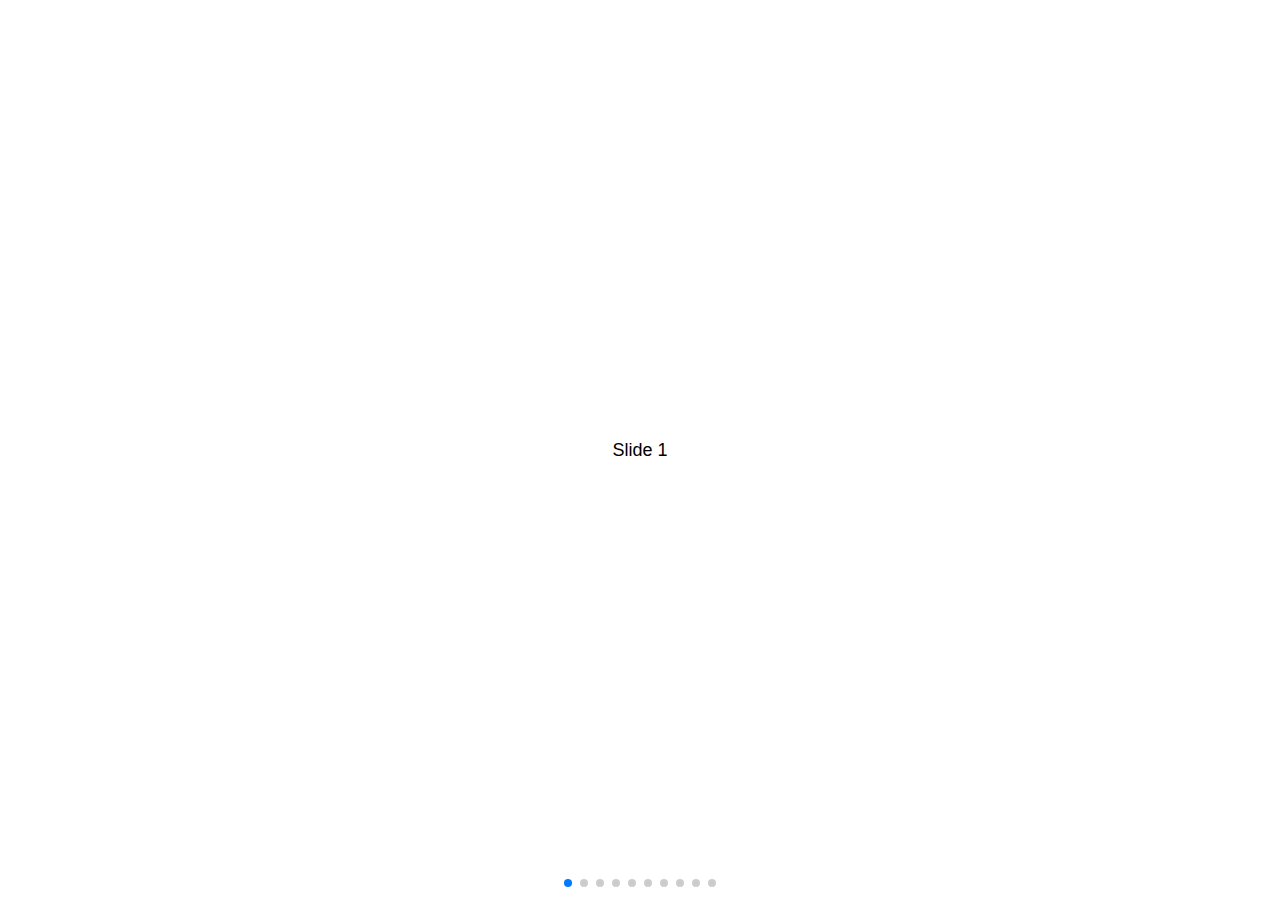
<file: swiper-5.4.5/demos/030-pagination.html>
<!DOCTYPE html>
<html lang="en">
<head>
  <meta charset="utf-8">
  <title>Swiper demo</title>
  <meta name="viewport" content="width=device-width, initial-scale=1, minimum-scale=1, maximum-scale=1">

  <!-- Link Swiper's CSS -->
  <link rel="stylesheet" href="../package/css/swiper.min.css">

  <!-- Demo styles -->
  <style>
    html, body {
      position: relative;
      height: 100%;
    }
    body {
      background: #eee;
      font-family: Helvetica Neue, Helvetica, Arial, sans-serif;
      font-size: 14px;
      color:#000;
      margin: 0;
      padding: 0;
    }
    .swiper-container {
      width: 100%;
      height: 100%;
    }
    .swiper-slide {
      text-align: center;
      font-size: 18px;
      background: #fff;

      /* Center slide text vertically */
      display: -webkit-box;
      display: -ms-flexbox;
      display: -webkit-flex;
      display: flex;
      -webkit-box-pack: center;
      -ms-flex-pack: center;
      -webkit-justify-content: center;
      justify-content: center;
      -webkit-box-align: center;
      -ms-flex-align: center;
      -webkit-align-items: center;
      align-items: center;
    }
  </style>
</head>
<body>
  <!-- Swiper -->
  <div class="swiper-container">
    <div class="swiper-wrapper">
      <div class="swiper-slide">Slide 1</div>
      <div class="swiper-slide">Slide 2</div>
      <div class="swiper-slide">Slide 3</div>
      <div class="swiper-slide">Slide 4</div>
      <div class="swiper-slide">Slide 5</div>
      <div class="swiper-slide">Slide 6</div>
      <div class="swiper-slide">Slide 7</div>
      <div class="swiper-slide">Slide 8</div>
      <div class="swiper-slide">Slide 9</div>
      <div class="swiper-slide">Slide 10</div>
    </div>
    <!-- Add Pagination -->
    <div class="swiper-pagination"></div>
  </div>

  <!-- Swiper JS -->
  <script src="../package/js/swiper.min.js"></script>

  <!-- Initialize Swiper -->
  <script>
    var swiper = new Swiper('.swiper-container', {
      pagination: {
        el: '.swiper-pagination',
      },
    });
  </script>
</body>
</html>
</file>
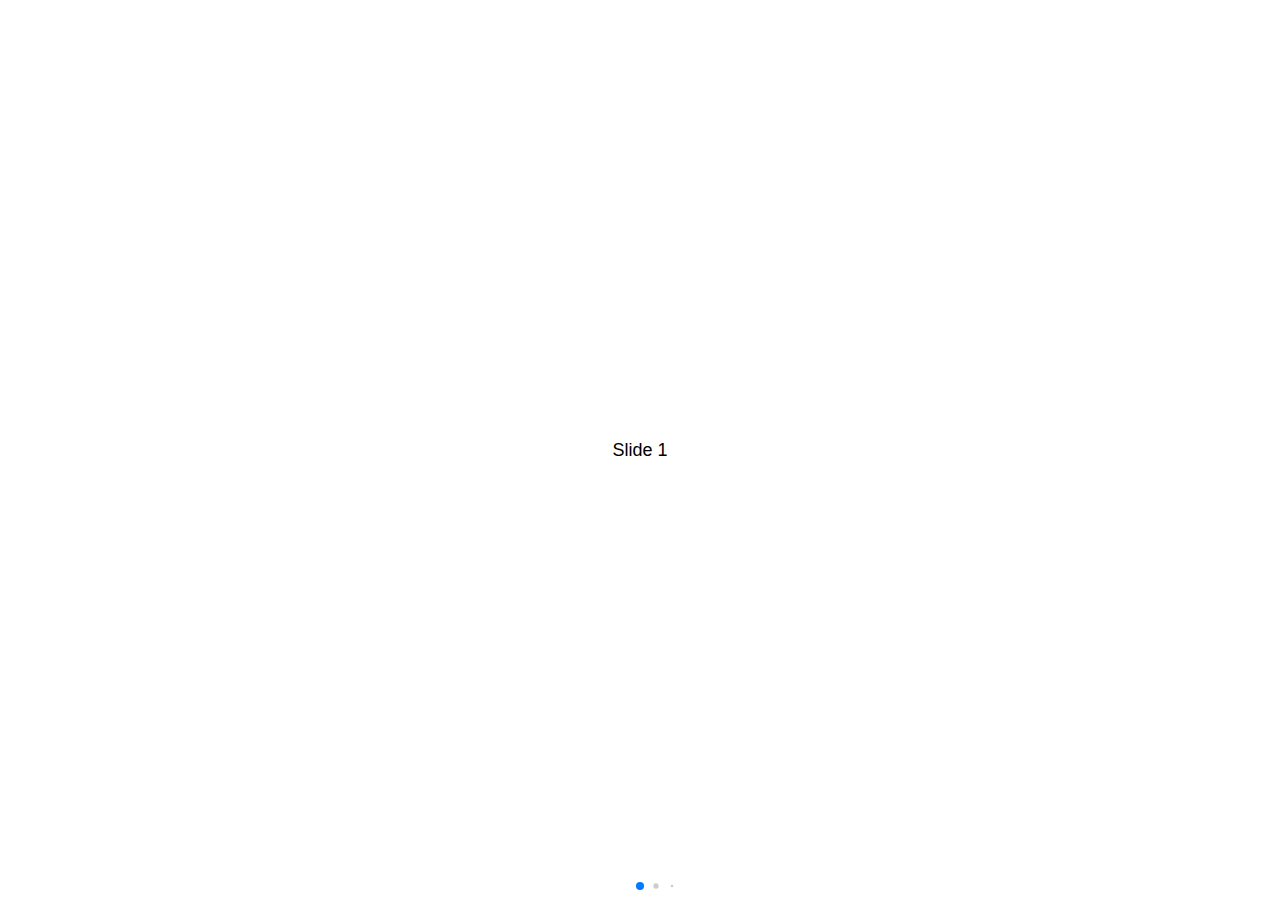
<file: swiper-5.4.5/demos/040-pagination-dynamic.html>
<!DOCTYPE html>
<html lang="en">
<head>
  <meta charset="utf-8">
  <title>Swiper demo</title>
  <meta name="viewport" content="width=device-width, initial-scale=1, minimum-scale=1, maximum-scale=1">

  <!-- Link Swiper's CSS -->
  <link rel="stylesheet" href="../package/css/swiper.min.css">

  <!-- Demo styles -->
  <style>
    html, body {
      position: relative;
      height: 100%;
    }
    body {
      background: #eee;
      font-family: Helvetica Neue, Helvetica, Arial, sans-serif;
      font-size: 14px;
      color:#000;
      margin: 0;
      padding: 0;
    }
    .swiper-container {
      width: 100%;
      height: 100%;
    }
    .swiper-slide {
      text-align: center;
      font-size: 18px;
      background: #fff;

      /* Center slide text vertically */
      display: -webkit-box;
      display: -ms-flexbox;
      display: -webkit-flex;
      display: flex;
      -webkit-box-pack: center;
      -ms-flex-pack: center;
      -webkit-justify-content: center;
      justify-content: center;
      -webkit-box-align: center;
      -ms-flex-align: center;
      -webkit-align-items: center;
      align-items: center;
    }
  </style>
</head>
<body>
  <!-- Swiper -->
  <div class="swiper-container">
    <div class="swiper-wrapper">
      <div class="swiper-slide">Slide 1</div>
      <div class="swiper-slide">Slide 2</div>
      <div class="swiper-slide">Slide 3</div>
      <div class="swiper-slide">Slide 4</div>
      <div class="swiper-slide">Slide 5</div>
      <div class="swiper-slide">Slide 6</div>
      <div class="swiper-slide">Slide 7</div>
      <div class="swiper-slide">Slide 8</div>
      <div class="swiper-slide">Slide 9</div>
      <div class="swiper-slide">Slide 10</div>
    </div>
    <!-- Add Pagination -->
    <div class="swiper-pagination"></div>
  </div>

  <!-- Swiper JS -->
  <script src="../package/js/swiper.min.js"></script>

  <!-- Initialize Swiper -->
  <script>
    var swiper = new Swiper('.swiper-container', {
      pagination: {
        el: '.swiper-pagination',
        dynamicBullets: true,
      },
    });
  </script>
</body>
</html>
</file>
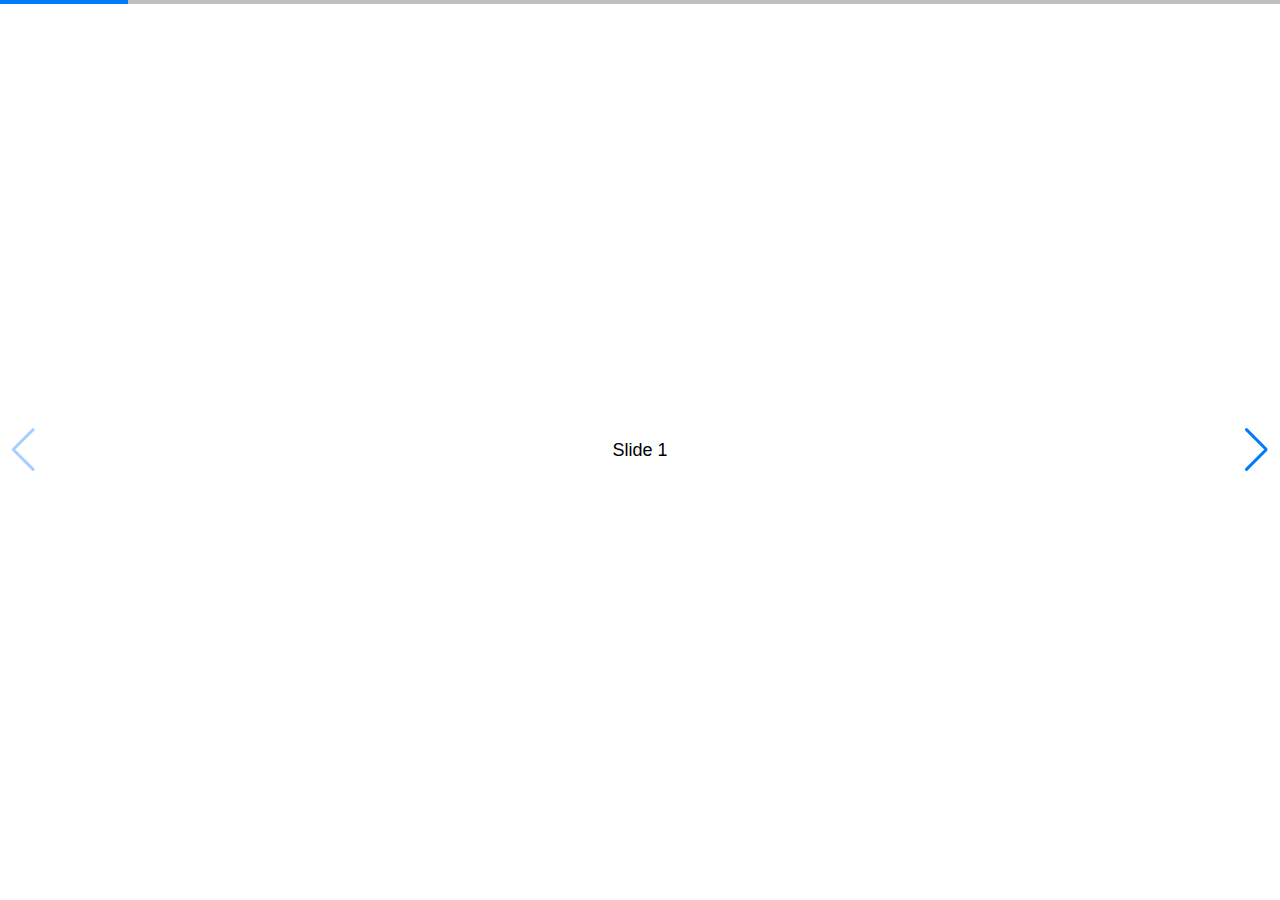
<file: swiper-5.4.5/demos/050-pagination-progress.html>
<!DOCTYPE html>
<html lang="en">
<head>
  <meta charset="utf-8">
  <title>Swiper demo</title>
  <!-- Link Swiper's CSS -->
  <link rel="stylesheet" href="../package/css/swiper.min.css">

  <!-- Demo styles -->
  <style>
    html, body {
      position: relative;
      height: 100%;
    }
    body {
      background: #eee;
      font-family: Helvetica Neue, Helvetica, Arial, sans-serif;
      font-size: 14px;
      color:#000;
      margin: 0;
      padding: 0;
    }
    .swiper-container {
      width: 100%;
      height: 100%;
    }
    .swiper-slide {
      text-align: center;
      font-size: 18px;
      background: #fff;

      /* Center slide text vertically */
      display: -webkit-box;
      display: -ms-flexbox;
      display: -webkit-flex;
      display: flex;
      -webkit-box-pack: center;
      -ms-flex-pack: center;
      -webkit-justify-content: center;
      justify-content: center;
      -webkit-box-align: center;
      -ms-flex-align: center;
      -webkit-align-items: center;
      align-items: center;
    }
  </style>
</head>
<body>
  <!-- Swiper -->
  <div class="swiper-container">
    <div class="swiper-wrapper">
      <div class="swiper-slide">Slide 1</div>
      <div class="swiper-slide">Slide 2</div>
      <div class="swiper-slide">Slide 3</div>
      <div class="swiper-slide">Slide 4</div>
      <div class="swiper-slide">Slide 5</div>
      <div class="swiper-slide">Slide 6</div>
      <div class="swiper-slide">Slide 7</div>
      <div class="swiper-slide">Slide 8</div>
      <div class="swiper-slide">Slide 9</div>
      <div class="swiper-slide">Slide 10</div>
    </div>
    <!-- Add Pagination -->
    <div class="swiper-pagination"></div>
    <!-- Add Arrows -->
    <div class="swiper-button-next"></div>
    <div class="swiper-button-prev"></div>
  </div>

  <!-- Swiper JS -->
  <script src="../package/js/swiper.min.js"></script>

  <!-- Initialize Swiper -->
  <script>
    var swiper = new Swiper('.swiper-container', {
      pagination: {
        el: '.swiper-pagination',
        type: 'progressbar',
      },
      navigation: {
        nextEl: '.swiper-button-next',
        prevEl: '.swiper-button-prev',
      },
    });
  </script>
</body>
</html>
</file>
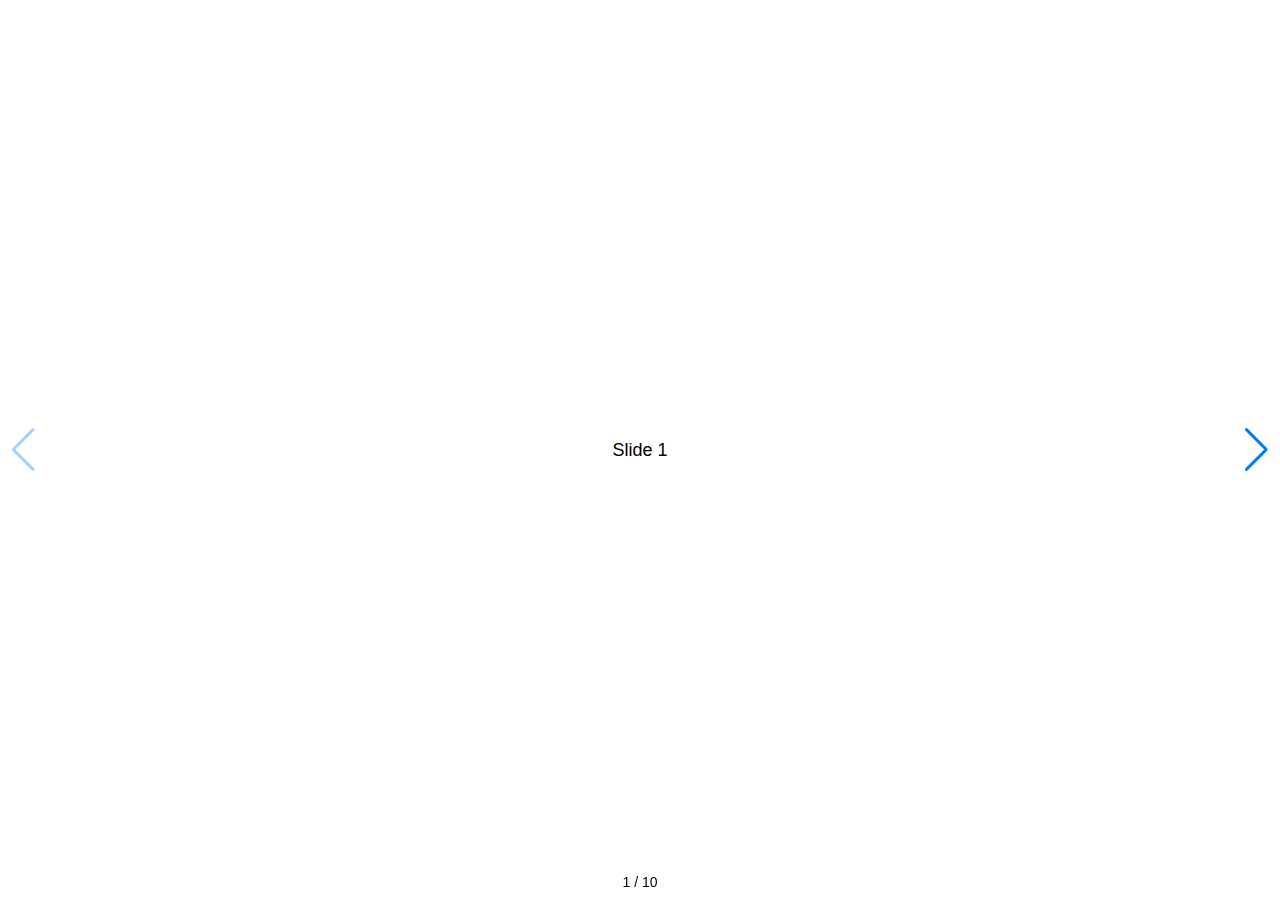
<file: swiper-5.4.5/demos/060-pagination-fraction.html>
<!DOCTYPE html>
<html lang="en">
<head>
  <meta charset="utf-8">
  <title>Swiper demo</title>
  <!-- Link Swiper's CSS -->
  <link rel="stylesheet" href="../package/css/swiper.min.css">

  <!-- Demo styles -->
  <style>
    html, body {
      position: relative;
      height: 100%;
    }
    body {
      background: #eee;
      font-family: Helvetica Neue, Helvetica, Arial, sans-serif;
      font-size: 14px;
      color:#000;
      margin: 0;
      padding: 0;
    }
    .swiper-container {
      width: 100%;
      height: 100%;
    }
    .swiper-slide {
      text-align: center;
      font-size: 18px;
      background: #fff;

      /* Center slide text vertically */
      display: -webkit-box;
      display: -ms-flexbox;
      display: -webkit-flex;
      display: flex;
      -webkit-box-pack: center;
      -ms-flex-pack: center;
      -webkit-justify-content: center;
      justify-content: center;
      -webkit-box-align: center;
      -ms-flex-align: center;
      -webkit-align-items: center;
      align-items: center;
    }
  </style>
</head>
<body>
  <!-- Swiper -->
  <div class="swiper-container">
    <div class="swiper-wrapper">
      <div class="swiper-slide">Slide 1</div>
      <div class="swiper-slide">Slide 2</div>
      <div class="swiper-slide">Slide 3</div>
      <div class="swiper-slide">Slide 4</div>
      <div class="swiper-slide">Slide 5</div>
      <div class="swiper-slide">Slide 6</div>
      <div class="swiper-slide">Slide 7</div>
      <div class="swiper-slide">Slide 8</div>
      <div class="swiper-slide">Slide 9</div>
      <div class="swiper-slide">Slide 10</div>
    </div>
    <!-- Add Pagination -->
    <div class="swiper-pagination"></div>
    <!-- Add Arrows -->
    <div class="swiper-button-next"></div>
    <div class="swiper-button-prev"></div>
  </div>

  <!-- Swiper JS -->
  <script src="../package/js/swiper.min.js"></script>

  <!-- Initialize Swiper -->
  <script>
    var swiper = new Swiper('.swiper-container', {
      pagination: {
        el: '.swiper-pagination',
        type: 'fraction',
      },
      navigation: {
        nextEl: '.swiper-button-next',
        prevEl: '.swiper-button-prev',
      },
    });
  </script>
</body>
</html>
</file>
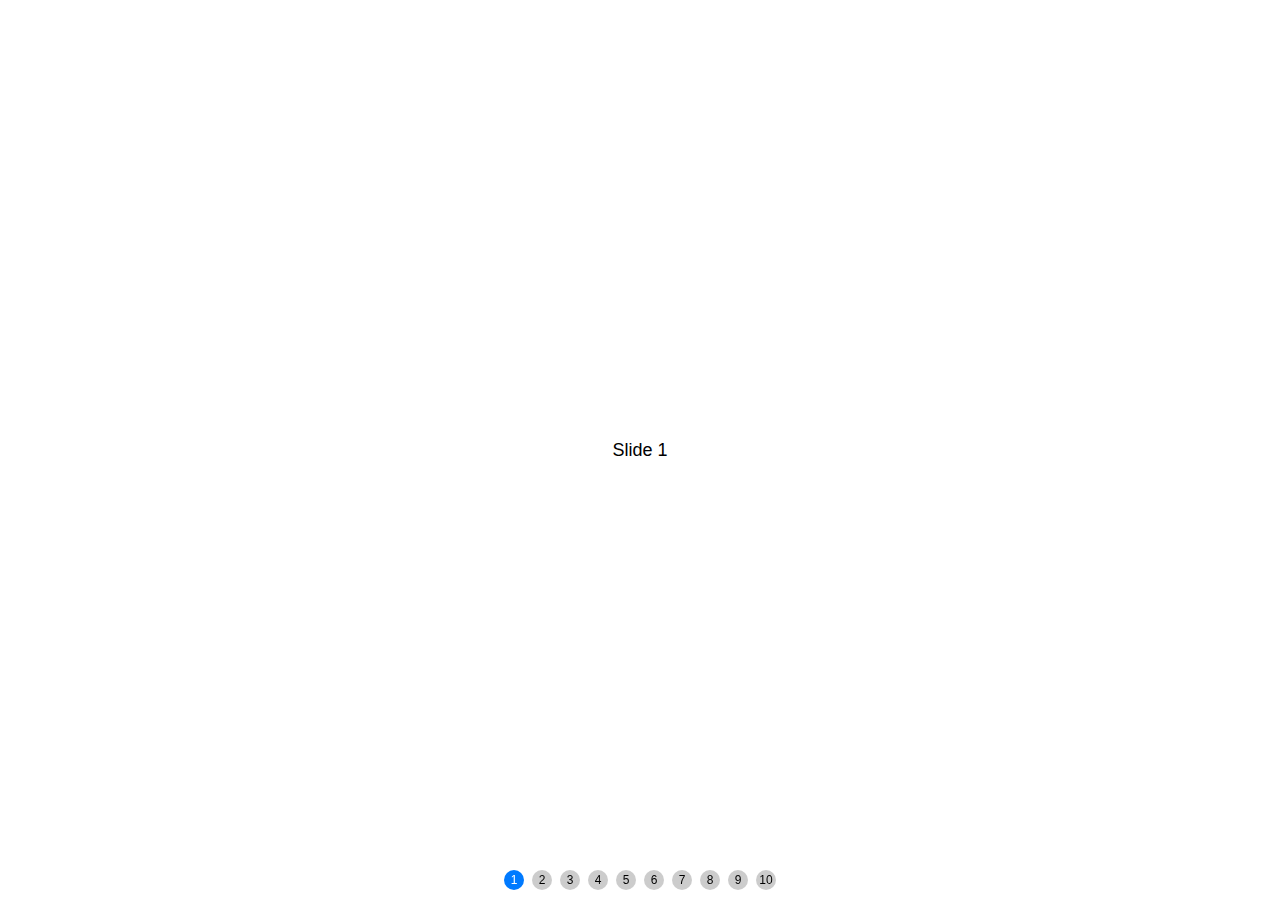
<file: swiper-5.4.5/demos/070-pagination-custom.html>
<!DOCTYPE html>
<html lang="en">
<head>
  <meta charset="utf-8">
  <title>Swiper demo</title>
  <meta name="viewport" content="width=device-width, initial-scale=1, minimum-scale=1, maximum-scale=1">

  <!-- Link Swiper's CSS -->
  <link rel="stylesheet" href="../package/css/swiper.min.css">

  <!-- Demo styles -->
  <style>
    html, body {
      position: relative;
      height: 100%;
    }
    body {
      background: #eee;
      font-family: Helvetica Neue, Helvetica, Arial, sans-serif;
      font-size: 14px;
      color:#000;
      margin: 0;
      padding: 0;
    }
    .swiper-container {
      width: 100%;
      height: 100%;
    }
    .swiper-slide {
      text-align: center;
      font-size: 18px;
      background: #fff;

      /* Center slide text vertically */
      display: -webkit-box;
      display: -ms-flexbox;
      display: -webkit-flex;
      display: flex;
      -webkit-box-pack: center;
      -ms-flex-pack: center;
      -webkit-justify-content: center;
      justify-content: center;
      -webkit-box-align: center;
      -ms-flex-align: center;
      -webkit-align-items: center;
      align-items: center;
    }
    .swiper-pagination-bullet {
      width: 20px;
      height: 20px;
      text-align: center;
      line-height: 20px;
      font-size: 12px;
      color:#000;
      opacity: 1;
      background: rgba(0,0,0,0.2);
    }
    .swiper-pagination-bullet-active {
      color:#fff;
      background: #007aff;
    }
  </style>
</head>
<body>
  <!-- Swiper -->
  <div class="swiper-container">
    <div class="swiper-wrapper">
      <div class="swiper-slide">Slide 1</div>
      <div class="swiper-slide">Slide 2</div>
      <div class="swiper-slide">Slide 3</div>
      <div class="swiper-slide">Slide 4</div>
      <div class="swiper-slide">Slide 5</div>
      <div class="swiper-slide">Slide 6</div>
      <div class="swiper-slide">Slide 7</div>
      <div class="swiper-slide">Slide 8</div>
      <div class="swiper-slide">Slide 9</div>
      <div class="swiper-slide">Slide 10</div>
    </div>
    <!-- Add Pagination -->
    <div class="swiper-pagination"></div>
  </div>

  <!-- Swiper JS -->
  <script src="../package/js/swiper.min.js"></script>

  <!-- Initialize Swiper -->
  <script>
    var swiper = new Swiper('.swiper-container', {
      pagination: {
        el: '.swiper-pagination',
        clickable: true,
        renderBullet: function (index, className) {
          return '<span class="' + className + '">' + (index + 1) + '</span>';
        },
      },
    });
  </script>
</body>
</html>
</file>
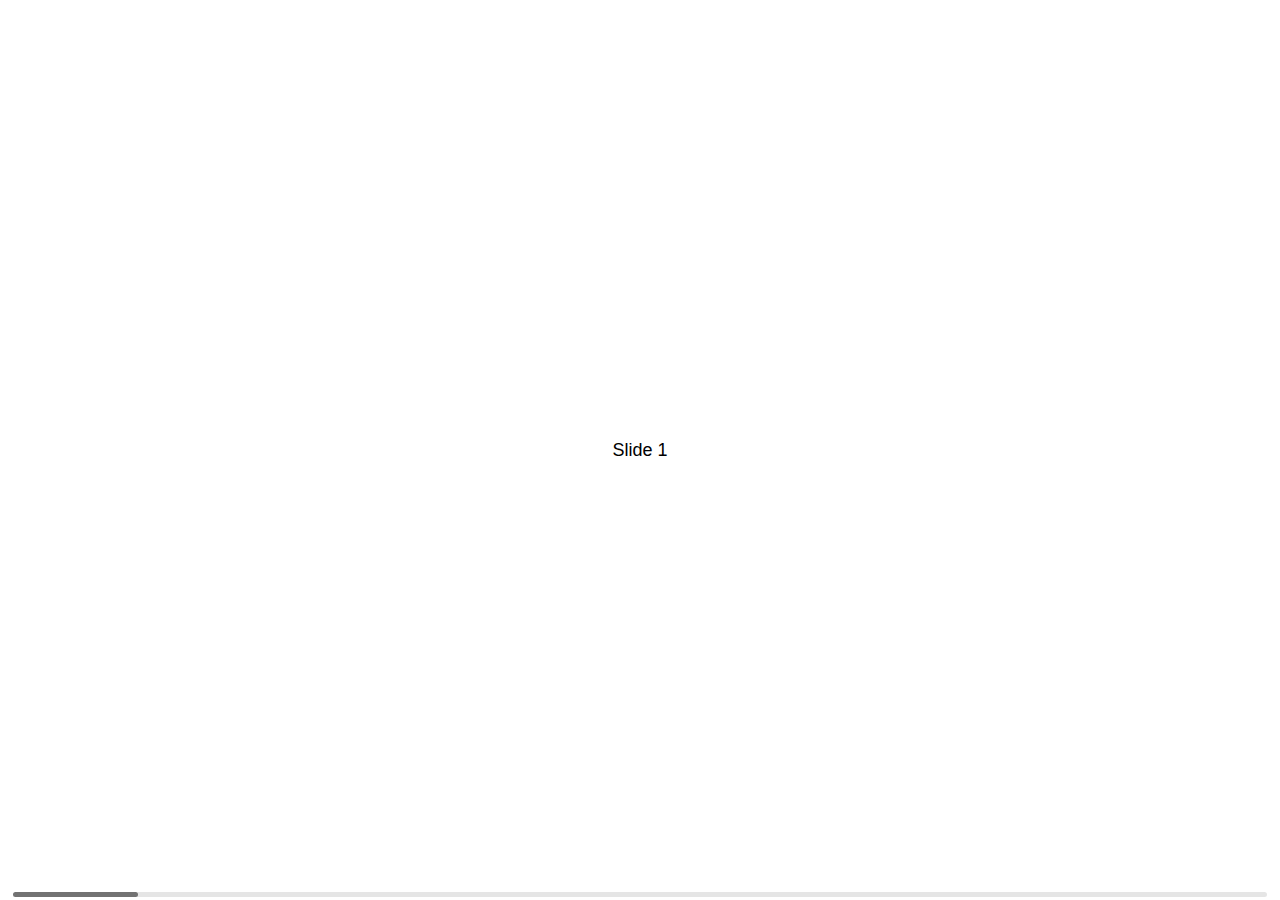
<file: swiper-5.4.5/demos/080-scrollbar.html>
<!DOCTYPE html>
<html lang="en">
<head>
  <meta charset="utf-8">
  <title>Swiper demo</title>
  <meta name="viewport" content="width=device-width, initial-scale=1, minimum-scale=1, maximum-scale=1">

  <!-- Link Swiper's CSS -->
  <link rel="stylesheet" href="../package/css/swiper.min.css">

  <!-- Demo styles -->
  <style>
    html, body {
      position: relative;
      height: 100%;
    }
    body {
      background: #eee;
      font-family: Helvetica Neue, Helvetica, Arial, sans-serif;
      font-size: 14px;
      color:#000;
      margin: 0;
      padding: 0;
    }
    .swiper-container {
      width: 100%;
      height: 100%;
    }
    .swiper-slide {
      text-align: center;
      font-size: 18px;
      background: #fff;

      /* Center slide text vertically */
      display: -webkit-box;
      display: -ms-flexbox;
      display: -webkit-flex;
      display: flex;
      -webkit-box-pack: center;
      -ms-flex-pack: center;
      -webkit-justify-content: center;
      justify-content: center;
      -webkit-box-align: center;
      -ms-flex-align: center;
      -webkit-align-items: center;
      align-items: center;
    }
  </style>
</head>
<body>
  <!-- Swiper -->
  <div class="swiper-container">
    <div class="swiper-wrapper">
      <div class="swiper-slide">Slide 1</div>
      <div class="swiper-slide">Slide 2</div>
      <div class="swiper-slide">Slide 3</div>
      <div class="swiper-slide">Slide 4</div>
      <div class="swiper-slide">Slide 5</div>
      <div class="swiper-slide">Slide 6</div>
      <div class="swiper-slide">Slide 7</div>
      <div class="swiper-slide">Slide 8</div>
      <div class="swiper-slide">Slide 9</div>
      <div class="swiper-slide">Slide 10</div>
    </div>
    <!-- Add Scrollbar -->
    <div class="swiper-scrollbar"></div>
  </div>

  <!-- Swiper JS -->
  <script src="../package/js/swiper.min.js"></script>

  <!-- Initialize Swiper -->
  <script>
    var swiper = new Swiper('.swiper-container', {
      scrollbar: {
        el: '.swiper-scrollbar',
        hide: true,
      },
    });
  </script>
</body>
</html>
</file>
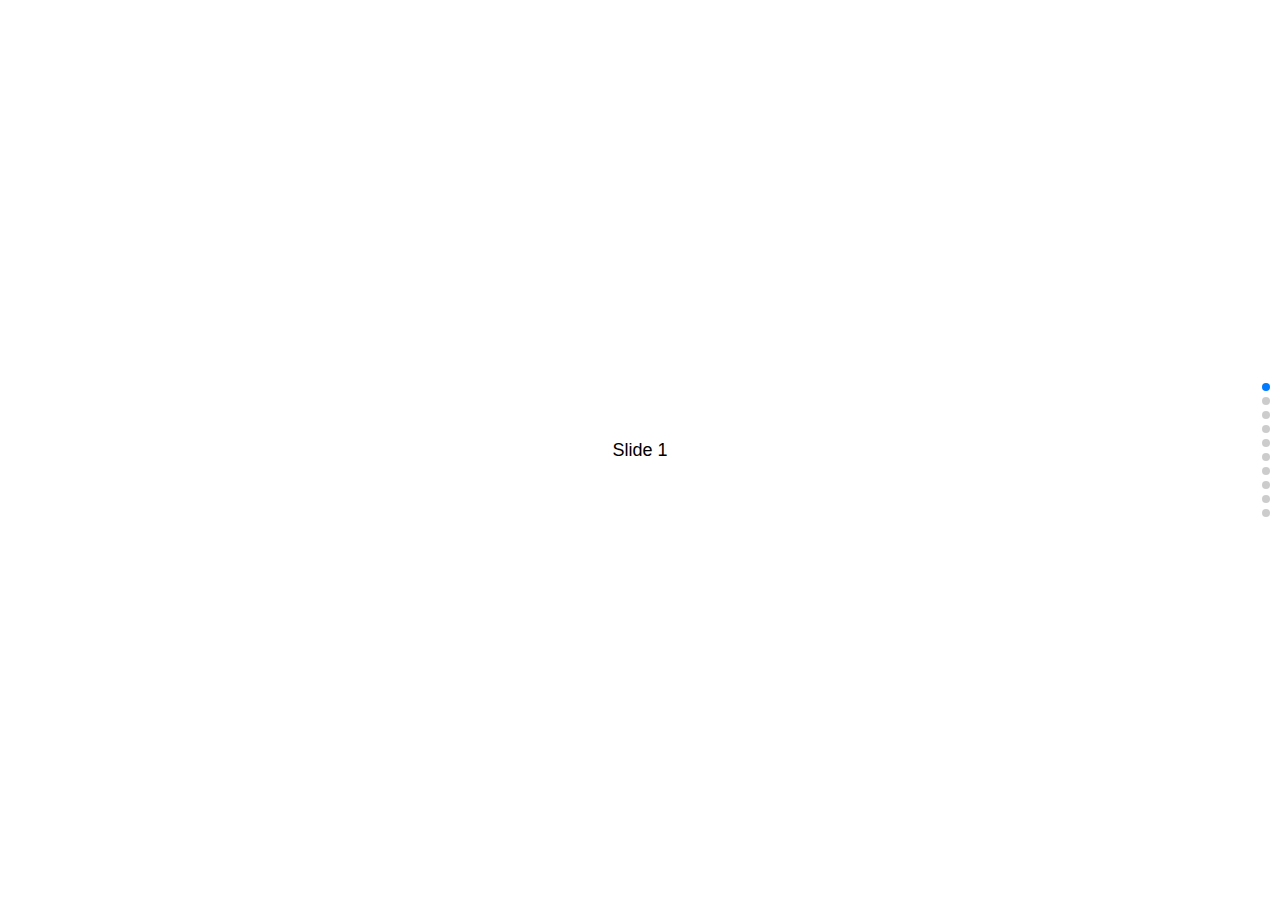
<file: swiper-5.4.5/demos/090-vertical.html>
<!DOCTYPE html>
<html lang="en">
<head>
  <meta charset="utf-8">
  <title>Swiper demo</title>
  <meta name="viewport" content="width=device-width, initial-scale=1, minimum-scale=1, maximum-scale=1">

  <!-- Link Swiper's CSS -->
  <link rel="stylesheet" href="../package/css/swiper.min.css">

  <!-- Demo styles -->
  <style>
    html, body {
      position: relative;
      height: 100%;
    }
    body {
      background: #eee;
      font-family: Helvetica Neue, Helvetica, Arial, sans-serif;
      font-size: 14px;
      color:#000;
      margin: 0;
      padding: 0;
    }
    .swiper-container {
      width: 100%;
      height: 100%;
    }
    .swiper-slide {
      text-align: center;
      font-size: 18px;
      background: #fff;

      /* Center slide text vertically */
      display: -webkit-box;
      display: -ms-flexbox;
      display: -webkit-flex;
      display: flex;
      -webkit-box-pack: center;
      -ms-flex-pack: center;
      -webkit-justify-content: center;
      justify-content: center;
      -webkit-box-align: center;
      -ms-flex-align: center;
      -webkit-align-items: center;
      align-items: center;
    }
  </style>
</head>
<body>
  <!-- Swiper -->
  <div class="swiper-container">
    <div class="swiper-wrapper">
      <div class="swiper-slide">Slide 1</div>
      <div class="swiper-slide">Slide 2</div>
      <div class="swiper-slide">Slide 3</div>
      <div class="swiper-slide">Slide 4</div>
      <div class="swiper-slide">Slide 5</div>
      <div class="swiper-slide">Slide 6</div>
      <div class="swiper-slide">Slide 7</div>
      <div class="swiper-slide">Slide 8</div>
      <div class="swiper-slide">Slide 9</div>
      <div class="swiper-slide">Slide 10</div>
    </div>
    <!-- Add Pagination -->
    <div class="swiper-pagination"></div>
  </div>

  <!-- Swiper JS -->
  <script src="../package/js/swiper.min.js"></script>

  <!-- Initialize Swiper -->
  <script>
    var swiper = new Swiper('.swiper-container', {
      direction: 'vertical',
      pagination: {
        el: '.swiper-pagination',
        clickable: true,
      },
    });
  </script>
</body>
</html>
</file>
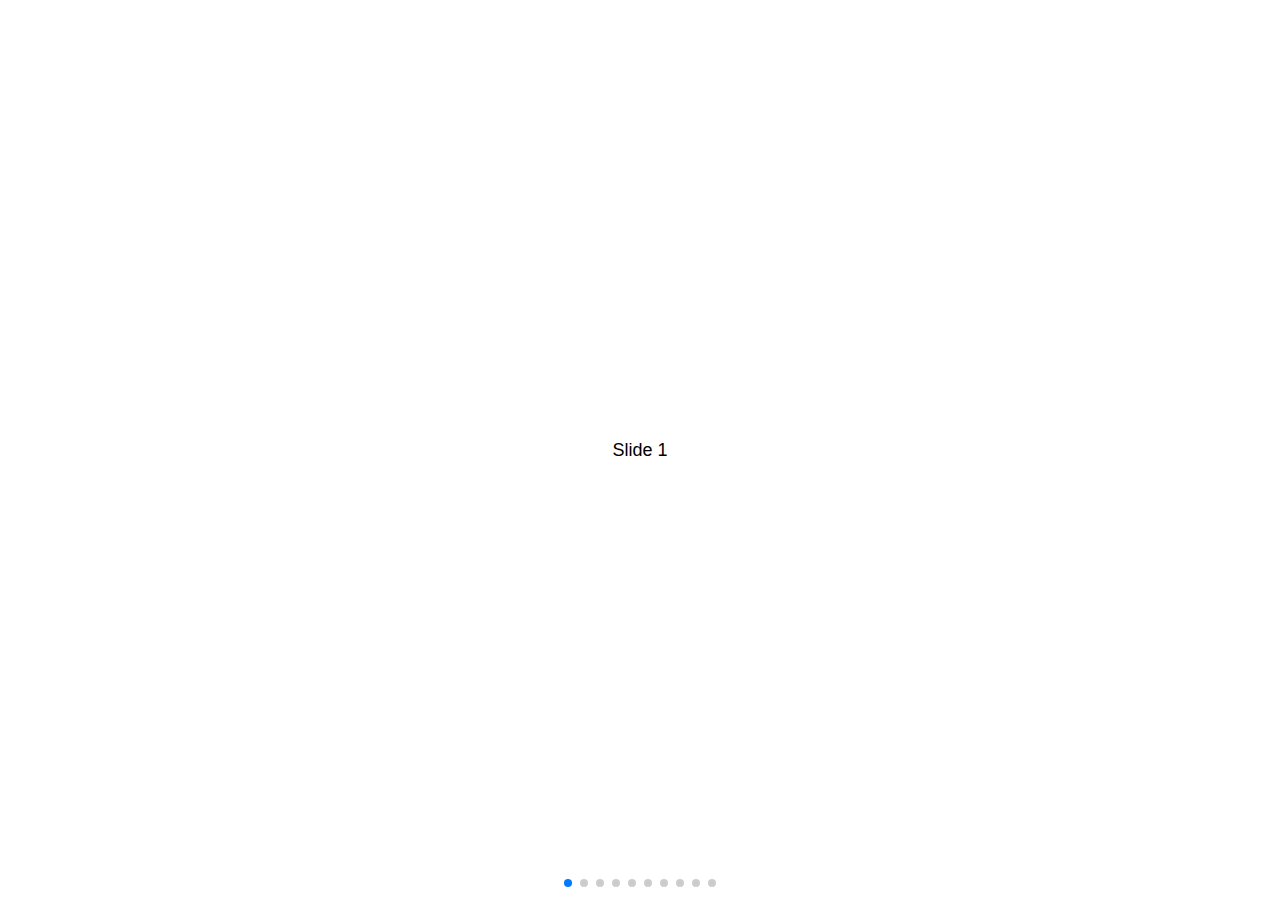
<file: swiper-5.4.5/demos/100-space-between.html>
<!DOCTYPE html>
<html lang="en">
<head>
  <meta charset="utf-8">
  <title>Swiper demo</title>
  <meta name="viewport" content="width=device-width, initial-scale=1, minimum-scale=1, maximum-scale=1">

  <!-- Link Swiper's CSS -->
  <link rel="stylesheet" href="../package/css/swiper.min.css">

  <!-- Demo styles -->
  <style>
    html, body {
      position: relative;
      height: 100%;
    }
    body {
      background: #eee;
      font-family: Helvetica Neue, Helvetica, Arial, sans-serif;
      font-size: 14px;
      color:#000;
      margin: 0;
      padding: 0;
    }
    .swiper-container {
      width: 100%;
      height: 100%;
    }
    .swiper-slide {
      text-align: center;
      font-size: 18px;
      background: #fff;

      /* Center slide text vertically */
      display: -webkit-box;
      display: -ms-flexbox;
      display: -webkit-flex;
      display: flex;
      -webkit-box-pack: center;
      -ms-flex-pack: center;
      -webkit-justify-content: center;
      justify-content: center;
      -webkit-box-align: center;
      -ms-flex-align: center;
      -webkit-align-items: center;
      align-items: center;
    }
  </style>
</head>
<body>
  <!-- Swiper -->
  <div class="swiper-container">
    <div class="swiper-wrapper">
      <div class="swiper-slide">Slide 1</div>
      <div class="swiper-slide">Slide 2</div>
      <div class="swiper-slide">Slide 3</div>
      <div class="swiper-slide">Slide 4</div>
      <div class="swiper-slide">Slide 5</div>
      <div class="swiper-slide">Slide 6</div>
      <div class="swiper-slide">Slide 7</div>
      <div class="swiper-slide">Slide 8</div>
      <div class="swiper-slide">Slide 9</div>
      <div class="swiper-slide">Slide 10</div>
    </div>
    <!-- Add Pagination -->
    <div class="swiper-pagination"></div>
  </div>

  <!-- Swiper JS -->
  <script src="../package/js/swiper.min.js"></script>

  <!-- Initialize Swiper -->
  <script>
    var swiper = new Swiper('.swiper-container', {
      spaceBetween: 30,
      pagination: {
        el: '.swiper-pagination',
        clickable: true,
      },
    });
  </script>
</body>
</html>
</file>
<file: style.css>
html, body,
ul, li {
    padding: 0;
    margin: 0;
}

ul li {
    list-style: none;
}

/*清除超链接的样式*/
a {
    text-decoration: none;
    color: #000000;
}

body {
    margin: 0 auto;
    min-width: 1140px;
    overflow-x: hidden;
}

/*头部*/

/*头部整体设计*/
.header-wrap {
    line-height: 68px;
}

/*头部hover*/

.head-nav-place:hover a, .head-nav-gonglve:hover a,
.head-nav-sales:hover a, .head-nav-flight:hover a, .head-nav-hotel:hover a,
.head-nav-community:hover a, .head-nav-app:hover a {
    color: orange;
}

.head-nav-place:hover, .head-nav-gonglve:hover,
.head-nav-sales:hover, .head-nav-flight:hover, .head-nav-hotel:hover,
.head-nav-community:hover, .head-nav-app:hover, .head-nav-choice:hover {
    border-bottom: 5px solid orange;

}

/*头部分别设计*/
.head-nav-choice {
    line-height: 68px;
    height: 68px;
    display: flex;
    align-items: center;
}

.mfw-logo, .head-logo {
    background: url("image/header-sprites15@2x.png") no-repeat;
    /*background-position: 0 0;*/
    width: 136px;
    height: 39px;
    background-size: 200px;
}

.head-nav-index {
    background-color: orange;
}

.mfwzx-logo {
    background: url("image/move6.png") no-repeat center;
    /*background-color:orange;*/
    background-size: 75px 30px;
    width: 75px;
    height: 30px;
    background-attachment: scroll;

}

.weibo-login {
    width: 26px;
    height: 26px;
    background: url("image/header-sprites15@2x.png") no-repeat center;
    /*background-color:orange;*/
    background-position: 0 -50px;
    background-size: 200px;
    display: inline-block;
    align-items: center;
    margin-right: 6px;
}

.qq-login {
    width: 26px;
    height: 26px;
    background: url("image/header-sprites15@2x.png") no-repeat center;
    /*background-color:orange;*/
    background-position: -30px -50px;
    background-size: 200px;
    display: inline-block;
    align-items: center;
    margin-right: 6px;
}

.weixin-login {
    width: 26px;
    height: 26px;
    background: url("image/header-sprites15@2x.png") no-repeat center;
    /*background-color:orange;*/
    background-position: -30px -165px;
    background-size: 200px;
    display: inline-block;
    align-items: center;
    margin-right: 6px;
}

.header-wrap {
    width: 1200px;
    margin: 0 auto;

}

/*媒体查询：*/
@media (max-width: 1440px) {
    .header-wrap {
        height: 58px;
        width: 1120px;
    }
}

.header-wrap, .head-nav {
    align-items: center;
    display: flex;
    height: 68px;
    justify-content: space-between;
}

.head-nav a {
    font-size: 16px;
    color: #000000;
}

.login-out {
    display: flex;
    align-items: center;
}

.split {
    margin: 0 10px;
}

.head-nav li {
    padding: 0 16px;
}

/*swiper自制部分*/
.swiper-body {
    position: relative;
}

.swiper-html {
    width: 100%;
}

.swiper-html .gallery-thumbs {
    position: absolute;
    right: 40px;
    top: 50%;
    transform: translate(0, -50%);
    width: 110px;
}

.gallery-thumbs .swiper-slide-thumb-active {
    border: 2px solid orange;
    box-sizing: border-box;
/ / 盒子模型: 面试90 % 问
}

.swiper-slide-date strong {
    font-size: 38px;
    font-family: Arial, "Lucida Grande", "Microsoft Yahei", "Hiragino Sans GB", "Hiragino Sans GB W3", SimSun, "PingFang SC", STHeiti;
    color: rgb(255, 255, 255);
    cursor: pointer;
}

.swiper-slide-date {
    font-size: 24px;
    font-family: Arial, "Lucida Grande", "Microsoft Yahei", "Hiragino Sans GB", "Hiragino Sans GB W3", SimSun, "PingFang SC", STHeiti;
    color: rgb(255, 255, 255);
    cursor: pointer;
}

.swiper-slide-title h3 {
    display: block;
    font-weight: 400;
    font-size: 26px;
    font-family: Arial, "Lucida Grande", "Microsoft Yahei", "Hiragino Sans GB", "Hiragino Sans GB W3", SimSun, "PingFang SC", STHeiti;
    color: rgb(255, 255, 255);
    cursor: pointer;
    margin: 0;
}

.swiper-slide-title {
    position: absolute;
    left: 50%;
    top: 20px;
    transform: translate(-50%, 0);
}

.swiper-slide {
    position: relative;
}

.swiper-slide-search {
    position: absolute;
    left: 50%;
    bottom: 40px;
    transform: translate(-50%, 0);

    background-color: rgba(0, 0, 0, 0.6);
    border-radius: 4px;
    color: rgb(102, 102, 102);
    font-family: Arial, "Lucida Grande", "Microsoft Yahei", "Hiragino Sans GB", "Hiragino Sans GB W3", SimSun, "PingFang SC", STHeiti;
    font-size: 12px;
    height: 78.6px;
    width: 602px;
    padding: 15px;
    z-index: 3;
}

.swiper-slide-search-text ul {
    display: flex;
}

.swiper-slide-search-text li {
    margin-right: 30px;
    font-family: Arial, "Lucida Grande", "Microsoft Yahei", "Hiragino Sans GB", "Hiragino Sans GB W3", SimSun, "PingFang SC", STHeiti;
    font-size: 14px;
    color: rgb(255, 255, 255);
    cursor: pointer;
    line-height: 26px;
}

.icon-Oval2-copy-copy {
    color: white;
    margin-right: 5px;
}

.icon-kongxinyuan {
    color: orangered;
    margin-right: 5px;
}

.swiper-slide-searchbar {
    display: flex;
    align-items: center;
}

.swiper-slide-search-input input {
    background-color: rgb(255, 255, 255);
    border-color: rgb(102, 102, 102);
    border-radius: 4px;
    font-size: 16px;
    width: 504px;
    line-height: 46px;
    height: 46px;
    display: block;
}

.swiper-slide-search-button {
    width: 50px;
    height: 46px;
    background-color: rgb(255, 157, 0);
    margin-left: 10px;
    border-radius: 4px;
    font-size: 12px;
    text-align: center;
    line-height: 46px;
}

.swiper-slide-search-button i {
    font-size: 26px;
}

/*swiper*/
.swiper-html, .swiper-body {
    position: relative;
    height: 500px;
    /*仿造样式中高度是506px*/
    margin-bottom: 30px;
}

.swiper-body {
    font-family: Helvetica Neue, Helvetica, Arial, sans-serif;
    font-size: 14px;
    color: #000;
    padding: 0;
}

.swiper-container {
    width: 100%;
    height: 300px;
    margin-left: auto;
    margin-right: auto;
}

.swiper-slide {
    background-size: cover;
    background-position: center;
}

.gallery-top {
    width: 100%;
    height: 100%;
}

.gallery-thumbs {
    box-sizing: border-box;
    padding: 10px 0;
}

.gallery-thumbs .swiper-slide {
    height: 62px;
    width: 110px;
}

.gallery-thumbs .swiper-slide-thumb-active {
    opacity: 1;
}

/*container*/
/*hover部分*/
.entrys-bg-sales:hover .sales-entrys-title {
    -moz-text-decoration-color: orange;
    -webkit-text-decoration-color: orange;
    -moz-text-decoration-style: wavy;
    /*border-bottom: 3px solid orange;*/
}

/*正式样式*/
.sales-entrys-item {
    width: 128px;
    height: 47px;
    padding: 8px 0 0 7px;

}

.sales-entrys-title {
    display: inline-block;
    height: 22px;
    font-size: 16px;
    font-weight: 600;
    line-height: 22px;
    font-family: PingFangSC-Semibold;
    color: #333;
}

.sales-entrys-subtitle {
    font-size: 11px;
    height: 16px;
    padding-top: 1px;
    font-family: PingFangSC-Regular;
    color: #9d9d9d;
}

.container-all {
    width: 1000px;
    margin: 0 auto;
}

.sales-entrys-container-innerimg {
    display: flex;
    justify-content: space-between;
    margin-bottom: 19px;

}

.sales-entrys-container-innerimg a {
    border: 1px solid rgb(229, 229, 229);

}

.entrys-bg-sales {
    background: url("image/wKgE2l0HSGuAOI1tAAChEE0vNA4603.png") no-repeat center;
    /*background-color:orange;*/
    background-position: 59px -651px;
    background-size: 104px;
    display: inline-block;
    align-items: center;
}

.entrys-bg-group {
    background: url("image/wKgE2l0HSGuAOI1tAAChEE0vNA4603.png") no-repeat center;
    /*background-color:orange;*/
    background-position: 59px -24px;
    background-size: 104px;
    display: inline-block;
    align-items: center;
}

.entrys-bg-localdeals {
    background: url("image/wKgE2l0HSGuAOI1tAAChEE0vNA4603.png") no-repeat center;
    /*background-color:orange;*/
    background-position: 59px -129px;
    background-size: 104px;
    display: inline-block;
    align-items: center;
}

.entrys-bg-flight {
    background: url("image/wKgE2l0HSGuAOI1tAAChEE0vNA4603.png") no-repeat center;
    /*background-color:orange;*/
    background-position: 59px -441px;
    background-size: 104px;
    display: inline-block;
    align-items: center;
}

.entrys-bg-hotel {
    background: url("image/wKgE2l0HSGuAOI1tAAChEE0vNA4603.png") no-repeat center;
    /*background-color:orange;*/
    background-position: 59px -546px;
    background-size: 104px;
    display: inline-block;
    align-items: center;
}

.entrys-bg-visa {
    background: url("image/wKgE2l0HSGuAOI1tAAChEE0vNA4603.png") no-repeat center;
    /*background-color:orange;*/
    background-position: 59px -335px;
    background-size: 104px;
    display: inline-block;
    align-items: center;
}

.entrys-bg-ship {
    background: url("image/wKgE2l0HSGuAOI1tAAChEE0vNA4603.png") no-repeat center;
    /*background-color:orange;*/
    background-position: 59px -233px;
    background-size: 104px;
    display: inline-block;
    align-items: center;
}

/*both-wrapper-aside*/
.both-wrapper-aside {
    display: flex;
    justify-content: space-between;
}

.mfw-aside {
    width: 260px;
}

.mfw-wrapper {
    width: 700px;
}

/*wrapper*/
/*hover部分*/
.tn-menu:hover {
    background-color: orange;
}

.tn-nav-new:hover a {
    color: orange;
}

.tn-wrapper-title-text:hover {
    color: orange;
}

.tn-wrapper-desc-text:hover {
    color: orange;
}

.tn-item:hover {
    background-color: #f8f8f8;
}

/*正式样式*/
.navbar {
    display: flex;
    justify-content: space-between;
    line-height: 36px;
    margin-bottom: 20px;
    padding-bottom: 8px;
    border-bottom: 1px solid #e4e4e4;
}

.tn-nav {
    display: flex;
}

.tn-nav-active a {
    font-size: 18px;
    color: rgb(255, 157, 0);
}

.tn-nav-new {
    width: 120px;
    padding-left: 30px;
}

.tn-menu {
    font-size: 12px;
    margin-left: 7px;
    padding: 0 10px 0 8px;
    height: line-height:
}

.icon-lie {
    margin: 6px 5px 0 0;
}

.tn-write {
    width: 140px;
    background-color: rgb(255, 138, 0);
    border-radius: 4px;
    color: rgb(255, 255, 255);
    cursor: pointer;
    display: block;
    font-size: 16px;
    text-align: center;

}

.btn-add {
    color: #ffffff;
}

.tn-image img {
    cursor: pointer;
    width: 220px;
    height: 150px;
    margin-right: 20px;
}

/*wrapper 右边图片文字部分*/
.tn-item {
    position: relative;
    display: flex;
    justify-content: space-between;
    margin-bottom: 20px;
}

.tn-wrapper-title {
    font-size: 18px;
    color: rgb(51, 51, 51);
    cursor: pointer;
    height: 26px;
    line-height: 26px;
    font-family: Arial, "Lucida Grande", "Microsoft Yahei", "Hiragino Sans GB", "Hiragino Sans GB W3", SimSun, "PingFang SC", STHeiti;
    margin-bottom: 10px;

    overflow: hidden;
    /*计算样式，一排的高度*/
    max-height: calc(26px);
}

.tn-wrapper-title-text {
    /*显示1行*/
    display: -webkit-box;
    -webkit-box-orient: vertical;
    -webkit-line-clamp: 1;
}

.tn-wrapper-desc {
    color: rgb(102, 102, 102);
    cursor: pointer;
    font-family: Arial, "Lucida Grande", "Microsoft Yahei", "Hiragino Sans GB", "Hiragino Sans GB W3", SimSun, "PingFang SC", STHeiti;
    font-size: 14px;
    line-height: 20px;

}

.tn-wrapper ul {
    margin-bottom: 20px;
}

.tn-ding {
    color: orange;
    position: absolute;
    bottom: 1px;
    right: 1px;
}

.tn-place, .tn-user {
    font-size: 12px;
}

.tn-user {
    color: orange;
}

.tn-nums {
    font-size: 14px;
}

.m-pagination {
    font-size: 12px;
    padding: 20px 0 20px 5px;
    text-align: right;

}

.m-pagination-count {
    color: rgb(153, 153, 153);
    padding-right: 12px;
    /*line-height:24px;*/
    /*height:24px;*/
}

.pg-current {
    line-height: 24px;
    height: 24px;
    margin-right: 5px;
    padding: 0 7px;
    background-color: rgb(255, 157, 0);
    border-radius: 4px;
    color: #ffffff;
    display: inline-block;
}

.pi-item {
    line-height: 24px;
    height: 24px;
    display: inline-block;
    margin: 0 1px;
    padding: 0 7px;
}

.pg-next {
    background-color: rgb(255, 157, 0);
    border-radius: 4px;
    color: rgb(255, 255, 255);
    cursor: pointer;
    padding: 0 5px;
    line-height: 24px;
    height: 24px;
    display: inline-block;
}

/*aside*/
.asidebox-hd {
    display: flex;
    justify-content: space-between;
    align-items: center;
}

.hd-title {
    font-size: 18px;
    line-height: 35px;
rgb(51, 51, 51);
}

.hd-right {
    font-size: 12px;
    color: rgb(153, 153, 153);
    line-height: 35px;
}

.slide-ul-text {
    font-weight: normal;
    font-size: 16px;
    line-height: 26px;
    cursor: pointer;
    color: rgb(51, 51, 51);
}

.slide-ul-desc {
    font-size: 14px;
    line-height: 20px;
    cursor: pointer;
    color: rgb(102, 102, 102);
}

.gonglve-item-img {
    position: relative;
}

.gonglve-item-mark {
    background-color: #ff7a4d;
    position: absolute;
    left: 2px;
    top: 0;
}

.gonglve-item-desc {
    font-size: 16px;
    color: rgb(255, 157, 0);
    line-height: 24px;
    font-weight: normal;

    overflow: hidden;
    /*计算样式，一排的高度*/
    max-height: calc(24px);
}

.gonglve-item-desc a {
    /*显示1行*/
    display: -webkit-box;
    -webkit-box-orient: vertical;
    -webkit-line-clamp: 1;
}

.slide-ul-2-text {
    font-size: 16px;
    color: rgb(255, 157, 0);
    line-height: 26px;
    font-weight: 400;
    margin: 10px 0 5px 0;
}

.hd-title-2 {
    font-size: 18px;
    color: rgb(51, 51, 51);
    line-height: 35px;
    font-weight: 400;
    margin: 20px 0;
}

.asidebox-bd-2 li {
    font-size: 12px;
    color: rgb(102, 102, 102);
    width: 260px;
    height: 30px;
    line-height: 30px;
    font-weight: 400;
    margin: 10px 0;

    overflow: hidden;
    /*计算样式，一排的高度*/
    max-height: calc(30px);
}

.asidebox-bd-2 a {
    /*显示1行*/
    display: -webkit-box;
    -webkit-box-orient: vertical;
    -webkit-line-clamp: 1;
}

/*footer*/
.footer {
    background-color: rgb(60, 60, 60);
    font-size: 12px;
    margin: 0;
    padding-bottom: 20px;
    color: rgb(194, 194, 194);
    font-family: Arial, "Lucida Grande", "Microsoft Yahei", "Hiragino Sans GB", "Hiragino Sans GB W3", SimSun, "PingFang SC", STHeiti;
    line-height: 22px;

}

.ft-content {
    color: rgb(194, 194, 194);
    font-family: Arial, "Lucida Grande", "Microsoft Yahei", "Hiragino Sans GB", "Hiragino Sans GB W3", SimSun, "PingFang SC", STHeiti;
    line-height: 22px;
    margin: 0 auto;
    width: 1105px;
}

.ft-info {
    padding: 30px 8px 40px 8px;

}

.ft-info-flex {
    display: flex;
    justify-content: space-between;
}

.ft-info-col dt {
    display: block;
    font-size: 14px;
    height: 30px;
    line-height: 22px;

}

.ft-info-col dd {
    margin: 0;
    display: block;
    font-size: 12px;
    height: 21.6px;
    line-height: 22px;

}

.ft-info-col a {
    color: rgb(194, 194, 194);
}

.ft-info-col strong {
    color: orange;
}

.m_l_10 {
    margin-left: 10px;
}

.ft-info-service ul {
    width: 170px;
    /*display:inline;*/
}

.ft-info-service li {
    /*display:block;*/
    display: inline;
    width: 85px;
    height: 21.6px;
}

.ft-qrcode-tejia {
    width: 90px;
    height: 90px;
    background-size: auto;
    background: url("image/footer1.gif");
}

.ft-qrcode-weixin {
    width: 90px;
    height: 90px;
    background-size: auto;
    background: url("image/footer2.gif");
}

.ft-qrcode-weibo {
    width: 90px;
    height: 90px;
    background-size: auto;
    background: url("image/footer3.png");
}

.ft-info-qrcode {
    width: 390px;
    padding-top: 23px;
    display: flex;
    justify-content: space-between;
}

.ft-info-social {
    font-size: 16px;
    text-align: center;
}

/*login*/
.wrapper-v2 {
    display: flex;
    justify-content: center;
    background-position: center center;
    background-image: url("image/login-in.jpg");
    background-size: 100% 100vh;
    width: 100%;
    height: 100vh;
    align-items: center;

}

.login-box {
    display: flex;
    /*position:absolute;*/
    /*left:50%;*/
    /*right:50%;*/
    /*transform: translate(-50%,-50%);*/

}

.acount-v2-right {
    /*display:inline-block;*/
    width: 290px;
    height: 434px;
    background: url("image/login2.png");
    border-top-right-radius: 8px;
    border-bottom-right-radius: 8px;
}

.acount-v2-left {
    position: relative;
    width: 320px;
    height: 434px;
    background: white;
    padding: 0 58px 0 62px;
}

.account_v2_tabs {
    display: flex;
    font-size: 18px;
    font-family: PingFangSC-Regular, PingFang SC;
    /*font-weight: 400;*/
    color: rgba(113, 115, 118, 1);
    line-height: 25px;
    padding: 40px 0 12px;
    position: relative;
    cursor: pointer;
}

.account_v2_tab {
    padding: 0 40px;
    border-bottom: 1px solid #f6f7f9;
}

.qrcode_tip {
    font-size: 14px;
    text-align: center;
}

.qrcode_tip_high {
    color: #4d97ff;
    cursor: pointer;
}

.qrcode_photo_img {
    background: url("image/login3.png") no-repeat center;
    width: 100% x;
    height: 150px;
}
.account_v2_form{
    display:block;
    font-size:12px;
    height:179px;
    padding-top:22px;
    width:320px;
}
.account_v2_input input{
    background-color: rgb(246, 247, 249);
    border-radius:6px;
    cursor:text;
    font-weight:400;
    height:28px;
    line-height:28px;
    padding:6px 0 6px 12px;
    width:306px;
    margin:5px;
    border: 1px solid #d8d8d8;

}
.account_v2_form .input-active{
    display:block;
}
.title-active{
    border-bottom:5px solid orange ;
    /*border-bottom-height:5px;*/
}
.v2_form-slipt{
    display:none;
}
.v2_input-tag{
    color:rgb(113,115,118);
    cursor:pointer;
    font-size:12px;
    text-align: right;
    padding-top:10px;
}
.v2_input-in{
    margin-top:17px;
    background-image: linear-gradient(135deg,
    rgb(255, 149, 0) 0px, rgb(255, 165, 38) 100%);
    border-radius:6px;
    color:rgb(255,255,255);
    font-size:20px;
    font-weight:500px;
    height:42px;
    line-height:40px;
    padding:1px 6px;
    text-align: center;
}
.connect {
    position: absolute;
    bottom:0;
    right:0;
    left:0;
    background: linear-gradient(270deg,rgba(246,247,249,0.3) 0,rgba(246,247,249,1) 100%);
    padding:0 41px;
}

.hd {
    color: rgb(148, 150, 154);
    font-size: 14px;
    line-height: 20px;
    padding: 12px 0;
    margin:0;
}

.bd {
    display: flex;
}

.bd a {
    margin-right: 32px;
}

.weibo {
    background: url("image/login-weibo.png");
    display: block;
    background-size: 26px 26px;
    width: 26px;
    height: 26px;

}

.qq {
    background: url("image/login-qq.png");
    display: block;
    background-size: 26px 26px;
    width: 26px;
    height: 26px;

}

.weixin {
    background: url("image/login-weixin.png");
    display: block;
    background-size: 26px 26px;
    width: 26px;
    height: 26px;

}

.bottom-link {
    background-color: rgba(0, 0, 0, .4);
    font-size: 12px;
    color: white;
    text-align: center;
    border-radius: 15px;
    margin: 10px 295px;
}

._j_go_register {
    color: orange;
}

/*destination*/
.r-navbar ul, .r-contents ul {
    display: flex;
}

.r-navbar li, .r-contents li {
    padding: 10px;
}

.r-contents li:not(:first-child) {
    display: none;

}

.r-contents li {
    display: none;
    /*opacity: 0;*/
    /*transition-property: opacity;*/
    /*transition-duration: 10s;*/

}

.r-contents li.active {
    animation: myfirst 5s;
    display: block;
}

@keyframes myfirst {
    0% {
        opacity: 0;
    }
    100% {
        opacity: 1;
    }
}

.r-navbar li:hover {
    color: orange;
    border-bottom: 4px solid orange;
}

/*.r-contents:hover li{*/
/*opacity:1;*/
/*}*/

/*媒体查询，参考部分Bootstrap 框架*/
/*当页面大于1200px 时，大屏幕，主要是PC 端*/
@media (min-width: 1200px) {

}

/*在992 和1199 像素之间的屏幕里，中等屏幕，分辨率低的PC*/
* 在992 和1199 像素之间的屏幕里，中等屏幕，分辨率低的PC *

/
@media (min-width: 992px) and (max-width: 1199px) {

}

/*在768 和991 像素之间的屏幕里，小屏幕，主要是PAD*/
@media (min-width: 768px) and (max-width: 991px) {

}

/*在480 和767 像素之间的屏幕里，超小屏幕，主要是手机*/
@media (min-width: 480px) and (max-width: 767px) {

}

/*在小于480 像素的屏幕，微小屏幕，更低分辨率的手机*/
@media (max-width: 479px) {

}
</file>
<file: font_2he0t22h1tl/demo.css>
/* Logo 字体 */
@font-face {
  font-family: "iconfont logo";
  src: url('https://at.alicdn.com/t/font_985780_km7mi63cihi.eot?t=1545807318834');
  src: url('https://at.alicdn.com/t/font_985780_km7mi63cihi.eot?t=1545807318834#iefix') format('embedded-opentype'),
    url('https://at.alicdn.com/t/font_985780_km7mi63cihi.woff?t=1545807318834') format('woff'),
    url('https://at.alicdn.com/t/font_985780_km7mi63cihi.ttf?t=1545807318834') format('truetype'),
    url('https://at.alicdn.com/t/font_985780_km7mi63cihi.svg?t=1545807318834#iconfont') format('svg');
}

.logo {
  font-family: "iconfont logo";
  font-size: 160px;
  font-style: normal;
  -webkit-font-smoothing: antialiased;
  -moz-osx-font-smoothing: grayscale;
}

/* tabs */
.nav-tabs {
  position: relative;
}

.nav-tabs .nav-more {
  position: absolute;
  right: 0;
  bottom: 0;
  height: 42px;
  line-height: 42px;
  color: #666;
}

#tabs {
  border-bottom: 1px solid #eee;
}

#tabs li {
  cursor: pointer;
  width: 100px;
  height: 40px;
  line-height: 40px;
  text-align: center;
  font-size: 16px;
  border-bottom: 2px solid transparent;
  position: relative;
  z-index: 1;
  margin-bottom: -1px;
  color: #666;
}


#tabs .active {
  border-bottom-color: #f00;
  color: #222;
}

.tab-container .content {
  display: none;
}

/* 页面布局 */
.main {
  padding: 30px 100px;
  width: 960px;
  margin: 0 auto;
}

.main .logo {
  color: #333;
  text-align: left;
  margin-bottom: 30px;
  line-height: 1;
  height: 110px;
  margin-top: -50px;
  overflow: hidden;
  *zoom: 1;
}

.main .logo a {
  font-size: 160px;
  color: #333;
}

.helps {
  margin-top: 40px;
}

.helps pre {
  padding: 20px;
  margin: 10px 0;
  border: solid 1px #e7e1cd;
  background-color: #fffdef;
  overflow: auto;
}

.icon_lists {
  width: 100% !important;
  overflow: hidden;
  *zoom: 1;
}

.icon_lists li {
  width: 100px;
  margin-bottom: 10px;
  margin-right: 20px;
  text-align: center;
  list-style: none !important;
  cursor: default;
}

.icon_lists li .code-name {
  line-height: 1.2;
}

.icon_lists .icon {
  display: block;
  height: 100px;
  line-height: 100px;
  font-size: 42px;
  margin: 10px auto;
  color: #333;
  -webkit-transition: font-size 0.25s linear, width 0.25s linear;
  -moz-transition: font-size 0.25s linear, width 0.25s linear;
  transition: font-size 0.25s linear, width 0.25s linear;
}

.icon_lists .icon:hover {
  font-size: 100px;
}

.icon_lists .svg-icon {
  /* 通过设置 font-size 来改变图标大小 */
  width: 1em;
  /* 图标和文字相邻时，垂直对齐 */
  vertical-align: -0.15em;
  /* 通过设置 color 来改变 SVG 的颜色/fill */
  fill: currentColor;
  /* path 和 stroke 溢出 viewBox 部分在 IE 下会显示
      normalize.css 中也包含这行 */
  overflow: hidden;
}

.icon_lists li .name,
.icon_lists li .code-name {
  color: #666;
}

/* markdown 样式 */
.markdown {
  color: #666;
  font-size: 14px;
  line-height: 1.8;
}

.highlight {
  line-height: 1.5;
}

.markdown img {
  vertical-align: middle;
  max-width: 100%;
}

.markdown h1 {
  color: #404040;
  font-weight: 500;
  line-height: 40px;
  margin-bottom: 24px;
}

.markdown h2,
.markdown h3,
.markdown h4,
.markdown h5,
.markdown h6 {
  color: #404040;
  margin: 1.6em 0 0.6em 0;
  font-weight: 500;
  clear: both;
}

.markdown h1 {
  font-size: 28px;
}

.markdown h2 {
  font-size: 22px;
}

.markdown h3 {
  font-size: 16px;
}

.markdown h4 {
  font-size: 14px;
}

.markdown h5 {
  font-size: 12px;
}

.markdown h6 {
  font-size: 12px;
}

.markdown hr {
  height: 1px;
  border: 0;
  background: #e9e9e9;
  margin: 16px 0;
  clear: both;
}

.markdown p {
  margin: 1em 0;
}

.markdown>p,
.markdown>blockquote,
.markdown>.highlight,
.markdown>ol,
.markdown>ul {
  width: 80%;
}

.markdown ul>li {
  list-style: circle;
}

.markdown>ul li,
.markdown blockquote ul>li {
  margin-left: 20px;
  padding-left: 4px;
}

.markdown>ul li p,
.markdown>ol li p {
  margin: 0.6em 0;
}

.markdown ol>li {
  list-style: decimal;
}

.markdown>ol li,
.markdown blockquote ol>li {
  margin-left: 20px;
  padding-left: 4px;
}

.markdown code {
  margin: 0 3px;
  padding: 0 5px;
  background: #eee;
  border-radius: 3px;
}

.markdown strong,
.markdown b {
  font-weight: 600;
}

.markdown>table {
  border-collapse: collapse;
  border-spacing: 0px;
  empty-cells: show;
  border: 1px solid #e9e9e9;
  width: 95%;
  margin-bottom: 24px;
}

.markdown>table th {
  white-space: nowrap;
  color: #333;
  font-weight: 600;
}

.markdown>table th,
.markdown>table td {
  border: 1px solid #e9e9e9;
  padding: 8px 16px;
  text-align: left;
}

.markdown>table th {
  background: #F7F7F7;
}

.markdown blockquote {
  font-size: 90%;
  color: #999;
  border-left: 4px solid #e9e9e9;
  padding-left: 0.8em;
  margin: 1em 0;
}

.markdown blockquote p {
  margin: 0;
}

.markdown .anchor {
  opacity: 0;
  transition: opacity 0.3s ease;
  margin-left: 8px;
}

.markdown .waiting {
  color: #ccc;
}

.markdown h1:hover .anchor,
.markdown h2:hover .anchor,
.markdown h3:hover .anchor,
.markdown h4:hover .anchor,
.markdown h5:hover .anchor,
.markdown h6:hover .anchor {
  opacity: 1;
  display: inline-block;
}

.markdown>br,
.markdown>p>br {
  clear: both;
}


.hljs {
  display: block;
  background: white;
  padding: 0.5em;
  color: #333333;
  overflow-x: auto;
}

.hljs-comment,
.hljs-meta {
  color: #969896;
}

.hljs-string,
.hljs-variable,
.hljs-template-variable,
.hljs-strong,
.hljs-emphasis,
.hljs-quote {
  color: #df5000;
}

.hljs-keyword,
.hljs-selector-tag,
.hljs-type {
  color: #a71d5d;
}

.hljs-literal,
.hljs-symbol,
.hljs-bullet,
.hljs-attribute {
  color: #0086b3;
}

.hljs-section,
.hljs-name {
  color: #63a35c;
}

.hljs-tag {
  color: #333333;
}

.hljs-title,
.hljs-attr,
.hljs-selector-id,
.hljs-selector-class,
.hljs-selector-attr,
.hljs-selector-pseudo {
  color: #795da3;
}

.hljs-addition {
  color: #55a532;
  background-color: #eaffea;
}

.hljs-deletion {
  color: #bd2c00;
  background-color: #ffecec;
}

.hljs-link {
  text-decoration: underline;
}

/* 代码高亮 */
/* PrismJS 1.15.0
https://prismjs.com/download.html#themes=prism&languages=markup+css+clike+javascript */
/**
 * prism.js default theme for JavaScript, CSS and HTML
 * Based on dabblet (http://dabblet.com)
 * @author Lea Verou
 */
code[class*="language-"],
pre[class*="language-"] {
  color: black;
  background: none;
  text-shadow: 0 1px white;
  font-family: Consolas, Monaco, 'Andale Mono', 'Ubuntu Mono', monospace;
  text-align: left;
  white-space: pre;
  word-spacing: normal;
  word-break: normal;
  word-wrap: normal;
  line-height: 1.5;

  -moz-tab-size: 4;
  -o-tab-size: 4;
  tab-size: 4;

  -webkit-hyphens: none;
  -moz-hyphens: none;
  -ms-hyphens: none;
  hyphens: none;
}

pre[class*="language-"]::-moz-selection,
pre[class*="language-"] ::-moz-selection,
code[class*="language-"]::-moz-selection,
code[class*="language-"] ::-moz-selection {
  text-shadow: none;
  background: #b3d4fc;
}

pre[class*="language-"]::selection,
pre[class*="language-"] ::selection,
code[class*="language-"]::selection,
code[class*="language-"] ::selection {
  text-shadow: none;
  background: #b3d4fc;
}

@media print {

  code[class*="language-"],
  pre[class*="language-"] {
    text-shadow: none;
  }
}

/* Code blocks */
pre[class*="language-"] {
  padding: 1em;
  margin: .5em 0;
  overflow: auto;
}

:not(pre)>code[class*="language-"],
pre[class*="language-"] {
  background: #f5f2f0;
}

/* Inline code */
:not(pre)>code[class*="language-"] {
  padding: .1em;
  border-radius: .3em;
  white-space: normal;
}

.token.comment,
.token.prolog,
.token.doctype,
.token.cdata {
  color: slategray;
}

.token.punctuation {
  color: #999;
}

.namespace {
  opacity: .7;
}

.token.property,
.token.tag,
.token.boolean,
.token.number,
.token.constant,
.token.symbol,
.token.deleted {
  color: #905;
}

.token.selector,
.token.attr-name,
.token.string,
.token.char,
.token.builtin,
.token.inserted {
  color: #690;
}

.token.operator,
.token.entity,
.token.url,
.language-css .token.string,
.style .token.string {
  color: #9a6e3a;
  background: hsla(0, 0%, 100%, .5);
}

.token.atrule,
.token.attr-value,
.token.keyword {
  color: #07a;
}

.token.function,
.token.class-name {
  color: #DD4A68;
}

.token.regex,
.token.important,
.token.variable {
  color: #e90;
}

.token.important,
.token.bold {
  font-weight: bold;
}

.token.italic {
  font-style: italic;
}

.token.entity {
  cursor: help;
}
</file>
<file: font_2he0t22h1tl/iconfont.css>
@font-face {font-family: "iconfont";
  src: url('iconfont.eot?t=1594023390539'); /* IE9 */
  src: url('iconfont.eot?t=1594023390539#iefix') format('embedded-opentype'), /* IE6-IE8 */
  url('[data-uri]') format('woff2'),
  url('iconfont.woff?t=1594023390539') format('woff'),
  url('iconfont.ttf?t=1594023390539') format('truetype'), /* chrome, firefox, opera, Safari, Android, iOS 4.2+ */
  url('iconfont.svg?t=1594023390539#iconfont') format('svg'); /* iOS 4.1- */
}

.iconfont {
  font-family: "iconfont" !important;
  font-size: 16px;
  font-style: normal;
  -webkit-font-smoothing: antialiased;
  -moz-osx-font-smoothing: grayscale;
}

.icon-wendangdocument79:before {
  content: "\e724";
}

.icon-sousu:before {
  content: "\e627";
}

.icon-leimupinleifenleileibie:before {
  content: "\e7f9";
}

.icon-lie:before {
  content: "\e617";
}

.icon-guidang:before {
  content: "\e619";
}

.icon-shouye:before {
  content: "\e63d";
}

.icon-ding:before {
  content: "\e827";
}

.icon-wenzhang:before {
  content: "\e623";
}

.icon-tags:before {
  content: "\e814";
}

.icon-Categories:before {
  content: "\e652";
}

.icon-more:before {
  content: "\e50e";
}

.icon-article:before {
  content: "\e51a";
}

.icon-mafengwo:before {
  content: "\e610";
}

.icon-guanyu:before {
  content: "\e61a";
}

.icon-location:before {
  content: "\e501";
}

.icon-arrow-backimg:before {
  content: "\e502";
}

.icon-biaoqian:before {
  content: "\e654";
}

.icon-shuju:before {
  content: "\e611";
}

.icon-Oval2-copy-copy:before {
  content: "\e503";
}

.icon-kanjian:before {
  content: "\e64c";
}

.icon-jiahao:before {
  content: "\e879";
}

.icon-kongxinyuan:before {
  content: "\e504";
}
</file>
